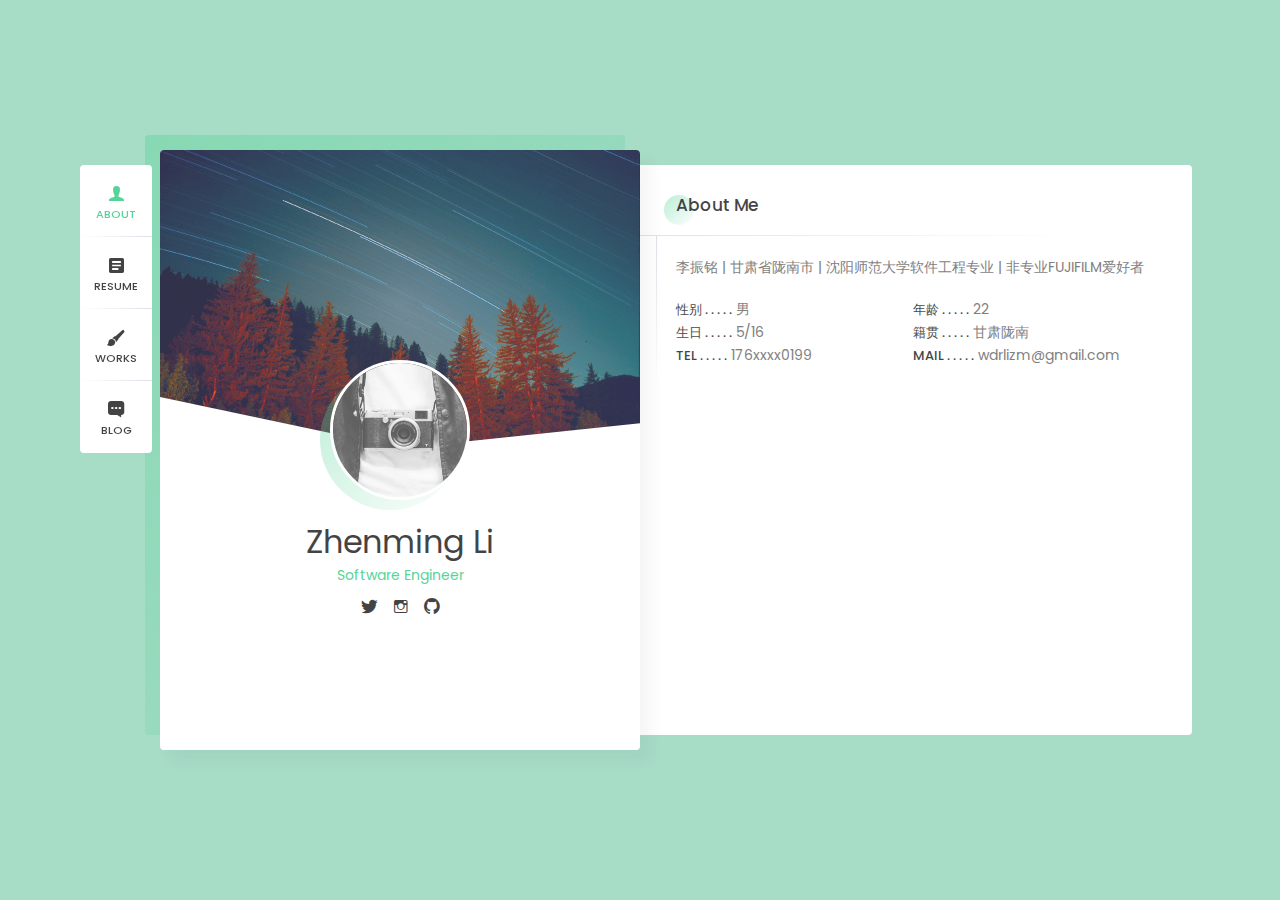
<file: index.html>
<!DOCTYPE html>
<html lang="en">
<head>
	
	<!--
		Basic
	-->
	<meta charset="UTF-8" />
	<meta http-equiv="X-UA-Compatible" content="IE=edge"> 
	<title>Zhenming Li</title>
	<meta name="viewport" content="width=device-width, initial-scale=1, maximum-scale=1" />
	<meta name="description" content="vCard & Resume Template" />
	<meta name="keywords" content="vcard, resposnive, resume, personal, card, cv, cards, portfolio" />
	<meta name="author" content="beshleyua" />
	
	<!--
		Load Fonts
	-->
	<link href="https://fonts.googleapis.com/css?family=Poppins:100,100i,200,200i,300,300i,400,400i,500,500i,600,600i,700,700i,800,800i,900,900i" rel="stylesheet">
	
	<!--
		Load CSS
	-->
	<link rel="stylesheet" href="css/basic.css" />
	<link rel="stylesheet" href="css/layout.css" />
	<link rel="stylesheet" href="css/blogs.css" />
	<link rel="stylesheet" href="css/ionicons.css" />
	<link rel="stylesheet" href="css/magnific-popup.css" />
	<link rel="stylesheet" href="css/animate.css" />
	
	<!--[if lt IE 9]>
	<script src="http://css3-mediaqueries-js.googlecode.com/svn/trunk/css3-mediaqueries.js"></script>
	<script src="http://html5shim.googlecode.com/svn/trunk/html5.js"></script>
	<![endif]-->
	
	<!--
		Favicons
	-->
	<link rel="shortcut icon" href="images/favicons/favicon.ico">
	
</head>

<body>
	<div class="page">
        
         
		
		<!-- preloader -->
		<div class="preloader">
			<div class="centrize full-width">
				<div class="vertical-center">
					<div class="spinner">
						<div class="double-bounce1"></div>
						<div class="double-bounce2"></div>
					</div>
				</div>
			</div>
		</div>

		<!-- background -->
		<div class="background"></div>

		<!--
			Container
		-->
		<div class="container opened" data-animation-in="fadeInLeft" data-animation-out="fadeOutLeft">

			<!--
				Header
			-->
			<header class="header">

				<!-- menu -->
				<div class="top-menu">
					<ul>
						<li class="active">
							<a href="#about-card">
								<span class="icon ion-person"></span>
								<span class="link">About</span>
							</a>
						</li>
						<li>
							<a href="#resume-card">
								<span class="icon ion-android-list"></span>
								<span class="link">Resume</span>
							</a>
						</li>
						<li>
							<a href="#works-card">
								<span class="icon ion-paintbrush"></span>
								<span class="link">Works</span>
							</a>
						</li>
						<li>
							<a href="#blog-card">
								<span class="icon ion-chatbox-working"></span>
								<span class="link">Blog</span>
							</a>
						</li>
					</ul>
				</div>

			</header>

			<!--
				Card - Started
			-->
			<div class="card-started" id="home-card">

				<!--
					Profile
				-->
				<div class="profile">

					<!-- profile image -->
					<div class="slide" style="background-image: url(images/bg.jpg);"></div>

					<!-- profile photo -->
					<div class="image">
						<img src="images/profile.png" alt="" />
					</div>

					<!-- profile titles -->
					<div class="title">Zhenming Li</div>
					<div class="subtitle">Software Engineer</div>

					<!-- profile socials -->
					<div class="social">
						<a target="_blank" href="https://twitter.com/Wdrlzm"><span class="ion ion-social-twitter"></span></a>
						<a target="_blank" href="https://www.instagram.com/tech.lee"><span class="ion ion-social-instagram-outline"></span></a>
						<a target="_blank" href="https://github.com/wdrlzm"><span class="ion ion-social-github"></span></a>
					</div>
					
				</div>

			</div>

			<!-- 
				Card - About
			-->
			<div class="card-inner animated active" id="about-card">
				<div class="card-wrap">
					<!-- 
						About 
					-->
					<div class="content about">

						<!-- title -->
						<div class="title">About Me</div>

						<!-- content -->
						<div class="row">
							<div class="col col-d-12 col-t-12 col-m-12 border-line-v">
								<div class="text-box">
									<p>
										李振铭 | 甘肃省陇南市 | 沈阳师范大学软件工程专业 | 非专业FUJIFILM爱好者
									</p>
								</div>
								<div class="info-list">
									<ul>
										<li><strong>性别 . . . . .</strong> 男</li>
										<li><strong>年龄 . . . . .</strong> 22</li>
										<li><strong>生日 . . . . .</strong> 5/16</li>
										<li><strong>籍贯 . . . . .</strong> 甘肃陇南</li>
										<li><strong>Tel . . . . .</strong> 176xxxx0199</li>
										<li><strong>Mail . . . . .</strong> wdrlizm@gmail.com</li>
									</ul>
								</div>
							</div>
							<div class="clear"></div>
						</div>

					</div>
				</div>
			</div>

			<!--
				Card - Resume
			-->
			<div class="card-inner" id="resume-card">
				<div class="card-wrap">

					<!--
						Resume
					-->
					<div class="content resume">

						<!-- title -->
						<div class="title">Resume</div>

						<!-- content -->
						<div class="row">

							<!-- education -->
							<div class="col col-d-6 col-t-6 col-m-12 border-line-v">
								<div class="resume-title border-line-h">
									<div class="icon"><i class="ion ion-university"></i></div>
									<div class="name">Education</div>
								</div>
								<div class="resume-items">
									<div class="resume-item border-line-h">
										<div class="date">2015 - 2019</div>
										<div class="name">沈阳师范大学</div>
										<div class="company">沈阳市</div>
										<p>
											软件工程专业
										</p>
									</div>
									<div class="resume-item">
										<div class="date">2011 - 2015</div>
										<div class="name">陇南市第一中学</div>
										<div class="company">陇南市</div>
										<p>
											普通高中
										</p>
									</div>
								</div>
							</div>
							<!-- skill item -->
							<div class="col col-d-6 col-t-6 col-m-12 border-line-v">
								<div class="skills-list">
									<div class="skill-title border-line-h">
										<div class="icon"><i class="ion ion-code"></i></div>
										<div class="name">Coding</div>
									</div>
									<ul>
										<li class="border-line-h"> 
											<div class="name">WordPress</div>
											<div class="progress">
												<div class="percentage" style="width:85%;"></div>
											</div>
										</li>
										<li class="border-line-h"> 
											<div class="name">PHP / MYSQL</div>
											<div class="progress">
												<div class="percentage" style="width:65%;"></div>
											</div>
										</li>
										<li class="border-line-h"> 
											<div class="name">C / C++</div>
											<div class="progress">
												<div class="percentage" style="width:75%;"></div>
											</div>
										</li>
										<li>
											<div class="name">HTML / CSS</div>
											<div class="progress">
												<div class="percentage" style="width:90%;"></div>
											</div>
										</li>
									</ul>
								</div>
							</div>
							<div class="clear"></div>
						</div>

					</div>

				</div>
			</div>

			<!--
				Card - Works
			-->
			<div class="card-inner" id="works-card">
				<div class="card-wrap">
					<!--
						Works
					-->
					<div class="content works">
						<!-- title -->
						<div class="title">Recent Works</div>

						<!-- filters -->
						<div class="filter-menu filter-button-group">
							<div class="f_btn active">
								<label><input type="radio" name="fl_radio" value="grid-item" />Photos</label>
							</div>
						</div>
						<!-- content -->
						<div class="row grid-items border-line-v">
							<!-- work item photo -->
							<div class="col col-d-6 col-t-6 col-m-12 grid-item photo border-line-h">
								<div class="box-item">
									<div class="image">
										<a href="images/works/work1.jpg" class="has-popup-image">
											<img src="images/works/work1.jpg" alt="" />
											<span class="info">
												<span class="ion ion-image"></span>
											</span>
										</a>
									</div>
									<div class="desc">
										<a href="images/works/work1.jpg" class="name has-popup-image">重庆夜景</a>
										<div class="category">重庆</div>
									</div>
								</div>
							</div>

							<!-- work item photo -->
							<div class="col col-d-6 col-t-6 col-m-12 grid-item photo border-line-h">
								<div class="box-item">
									<div class="image">
										<a href="images/works/work2.jpg" class="has-popup-image">
											<img src="images/works/work2.jpg" alt="" />
											<span class="info">
												<span class="ion ion-image"></span>
											</span>
										</a>
									</div>
									<div class="desc">
										<a href="images/works/work2.jpg" class="name has-popup-image">鼓浪屿</a>
										<div class="category">厦门</div>
									</div>
								</div>
							</div>

							<!-- work item photo -->
							<div class="col col-d-6 col-t-6 col-m-12 grid-item photo border-line-h">
								<div class="box-item">
									<div class="image">
										<a href="images/works/work3.jpg" class="has-popup-image">
											<img src="images/works/work3.jpg" alt="" />
											<span class="info">
												<span class="ion ion-image"></span>
											</span>
										</a>
									</div>
									<div class="desc">
										<a href="images/works/work3.jpg" class="name has-popup-image">茶卡盐湖</a>
										<div class="category">青海</div>
									</div>
								</div>
							</div>

							<!-- work item photo -->
							<div class="col col-d-6 col-t-6 col-m-12 grid-item photo border-line-h">
								<div class="box-item">
									<div class="image">
										<a href="images/works/work4.jpg" class="has-popup-image">
											<img src="images/works/work4.jpg" alt="" />
											<span class="info">
												<span class="ion ion-image"></span>
											</span>
										</a>
									</div>
									<div class="desc">
										<a href="images/works/work4.jpg" class="name has-popup-image">百里油菜花</a>
										<div class="category">门源</div>
									</div>
								</div>
							</div>

							<!-- work item photo -->
							<div class="col col-d-6 col-t-6 col-m-12 grid-item photo border-line-h">
								<div class="box-item">
									<div class="image">
										<a href="images/works/work5.jpg" class="has-popup-image">
											<img src="images/works/work5.jpg" alt="" />
											<span class="info">
												<span class="ion ion-image"></span>
											</span>
										</a>
									</div>
									<div class="desc">
										<a href="images/works/work5.jpg" class="name has-popup-image">雨后丹霞</a>
										<div class="category">张掖</div>
									</div>
								</div>
							</div>

								<!-- work item photo -->
							<div class="col col-d-6 col-t-6 col-m-12 grid-item photo border-line-h">
								<div class="box-item">
									<div class="image">
										<a href="images/works/work6.jpg" class="has-popup-image">
											<img src="images/works/work6.jpg" alt="" />
											<span class="info">
												<span class="ion ion-image"></span>
											</span>
										</a>
									</div>
									<div class="desc">
										<a href="images/works/work6.jpg" class="name has-popup-image">颐和园</a>
										<div class="category">北京</div>
									</div>
								</div>
							</div>

								<!-- work item photo -->
							<div class="col col-d-6 col-t-6 col-m-12 grid-item photo border-line-h">
								<div class="box-item">
									<div class="image">
										<a href="images/works/work7.jpg" class="has-popup-image">
											<img src="images/works/work7.jpg" alt="" />
											<span class="info">
												<span class="ion ion-image"></span>
											</span>
										</a>
									</div>
									<div class="desc">
										<a href="images/works/work7.jpg" class="name has-popup-image">水上雅丹</a>
										<div class="category">青海</div>
									</div>
								</div>
							</div>

								<!-- work item photo -->
							<div class="col col-d-6 col-t-6 col-m-12 grid-item photo border-line-h">
								<div class="box-item">
									<div class="image">
										<a href="images/works/work8.jpg" class="has-popup-image">
											<img src="images/works/work8.jpg" alt="" />
											<span class="info">
												<span class="ion ion-image"></span>
											</span>
										</a>
									</div>
									<div class="desc">
										<a href="images/works/work8.jpg" class="name has-popup-image">翡翠盐湖</a>
										<div class="category">青海</div>
									</div>
								</div>
							</div>

								<!-- work item photo -->
							<div class="col col-d-6 col-t-6 col-m-12 grid-item photo border-line-h">
								<div class="box-item">
									<div class="image">
										<a href="images/works/work9.jpg" class="has-popup-image">
											<img src="images/works/work9.jpg" alt="" />
											<span class="info">
												<span class="ion ion-image"></span>
											</span>
										</a>
									</div>
									<div class="desc">
										<a href="images/works/work9.jpg" class="name has-popup-image">杜甫草堂</a>
										<div class="category">成都</div>
									</div>
								</div>
							</div>

							<!-- work item photo -->
							<div class="col col-d-6 col-t-6 col-m-12 grid-item photo border-line-h">
								<div class="box-item">
									<div class="image">
										<a href="images/works/work10.jpg" class="has-popup-image">
											<img src="images/works/work10.jpg" alt="" />
											<span class="info">
												<span class="ion ion-image"></span>
											</span>
										</a>
									</div>
									<div class="desc">
										<a href="images/works/work10.jpg" class="name has-popup-image">国际商学院</a>
										<div class="category">沈阳师范大学</div>
									</div>
								</div>
							</div>

							<div class="clear"></div>
						</div>

					</div>

				</div>
			</div>

			<!--
				Card - Blog
			-->
			<div class="card-inner blog" id="blog-card">
				<div class="card-wrap">
					<!--
						Blog
					-->
					<div class="content blog">
						<!-- title -->
						<div class="title">Latest Posts</div>
						<!-- content -->
						<div class="row border-line-v">
								<!-- blog item -->
							<div class="col col-d-12 col-t-12 col-m-12 border-line-h">
								<div class="box-item">
									<div class="image">
										<a href="blog-post1.html">
											<img src="images/blog/b1.jpg" alt="" />
											<span class="info">
												<span class="ion ion-document-text"></span>
											</span>
											<span class="date"><strong>5</strong>May</span>
										</a>
									</div>
									<div class="desc">
										<a href="blog-post.html" class="name">任务管理软件 | Best of</a>
										<div class="category">iOS实用App</div>
									</div>
								</div>
							</div>
							<!-- blog item -->
							<div class="col col-d-12 col-t-12 col-m-12 border-line-h">
								<div class="box-item">
									<div class="image">
										<a href="blog-post2.html">
											<img src="images/blog/b2.jpg" alt="" />
											<span class="info">
												<span class="ion ion-document-text"></span>
											</span>
											<span class="date"><strong>29</strong>Apr</span>
										</a>
									</div>
									<div class="desc">
										<a href="blog-post.html" class="name">iOS文字编辑器 | Best of</a>
										<div class="category">iOS实用App</div>
									</div>
								</div>
							</div>
							
							<div class="clear"></div>
						</div>

					</div>

				</div>
			</div>

		</div>
	</div>
	
	<!--
		jQuery Scripts
	-->
	<script src="js/jquery.min.js"></script>
	<script src="js/jquery.validate.js"></script>
	<script src="js/jquery.magnific-popup.js"></script>
	<script src="js/imagesloaded.pkgd.js"></script>
	<script src="js/masonry.pkgd.js"></script>
	<script src="js/masonry-filter.js"></script>
	<script src="js/jquery.slimscroll.js"></script>
	
	<!--
		Main Scripts
	-->
	<script src="js/scripts.js"></script>
	
</body>
</html>
</file>
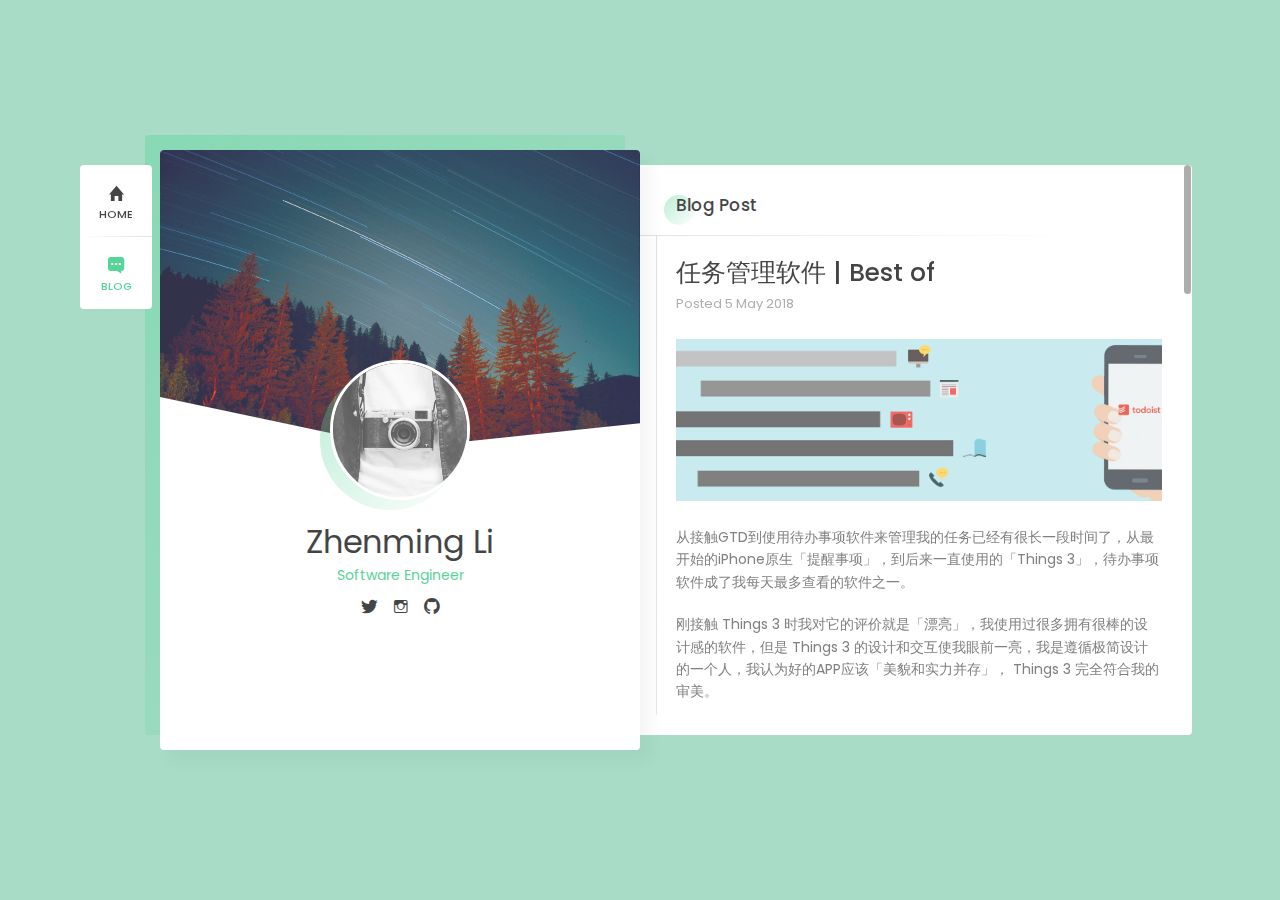
<file: blog-post1.html>
<!DOCTYPE html>
<html lang="en">
<head>
	
	<!--
		Basic
	-->
	<meta charset="UTF-8" />
	<meta http-equiv="X-UA-Compatible" content="IE=edge"> 
	<title>Zhenming Li</title>
	<meta name="viewport" content="width=device-width, initial-scale=1, maximum-scale=1" />
	<meta name="description" content="vCard & Resume Template" />
	<meta name="keywords" content="vcard, resposnive, resume, personal, card, cv, cards, portfolio" />
	<meta name="author" content="beshleyua" />
	
	<!--
		Load Fonts
	-->
	<link href="https://fonts.googleapis.com/css?family=Poppins:100,100i,200,200i,300,300i,400,400i,500,500i,600,600i,700,700i,800,800i,900,900i" rel="stylesheet">
	
	<!--
		Load CSS
	-->
	<link rel="stylesheet" href="css/basic.css" />
	<link rel="stylesheet" href="css/layout.css" />
	<link rel="stylesheet" href="css/blogs.css" />
	<link rel="stylesheet" href="css/ionicons.css" />
	<link rel="stylesheet" href="css/magnific-popup.css" />
	<link rel="stylesheet" href="css/animate.css" />
	
	<!--[if lt IE 9]>
	<script src="http://css3-mediaqueries-js.googlecode.com/svn/trunk/css3-mediaqueries.js"></script>
	<script src="http://html5shim.googlecode.com/svn/trunk/html5.js"></script>
	<![endif]-->
	
	<!--
		Favicons
	-->
	<link rel="shortcut icon" href="images/favicons/favicon.ico">
	
</head>

<body>	
	<div class="page">
        
         
		
		<!-- preloader -->
		<div class="preloader">
			<div class="centrize full-width">
				<div class="vertical-center">
					<div class="spinner">
						<div class="double-bounce1"></div>
						<div class="double-bounce2"></div>
					</div>
				</div>
			</div>
		</div>

		<!-- background -->
		<div class="background"></div>

		<!--
			Container
		-->
		<div class="container opened" data-animation-in="fadeInLeft" data-animation-out="fadeOutLeft">

			<!--
				Header
			-->
			<header class="header">

				<!-- menu -->
				<div class="top-menu">
					<ul>
						<li>
							<a href="index.html">
								<span class="icon ion-home"></span>
								<span class="link">Home</span>
							</a>
						</li>
						<li class="active">
							<a href="blog-post.html">
								<span class="icon ion-chatbox-working"></span>
								<span class="link">Blog</span>
							</a>
						</li>
					</ul>
				</div>

			</header>

			<!--
				Card - Started
			-->
			<div class="card-started">

				<!--
					Profile
				-->
				<div class="profile">

					<!-- profile image -->
					<div class="slide" style="background-image: url(images/bg.jpg);"></div>

					<!-- profile photo -->
					<div class="image">
						<img src="images/profile.png" alt="" />
					</div>

					<!-- profile titles -->
					<div class="title">Zhenming Li</div>
					<div class="subtitle">Software Engineer</div>

					<!-- profile socials -->
					<div class="social">
						<a target="_blank" href="https://twitter.com/Wdrlzm"><span class="ion ion-social-twitter"></span></a>
						<a target="_blank" href="https://www.instagram.com/tech.lee"><span class="ion ion-social-instagram-outline"></span></a>
						<a target="_blank" href="https://github.com/wdrlzm"><span class="ion ion-social-github"></span></a>
					</div>
					

				</div>

			</div>

			<!--
				Card - Blog
			-->
			<div class="card-inner blog blog-post animated" id="blog-card">
				<div class="card-wrap">

					<!--
						Blog Single
					-->
					<div class="content blog-single">

						<!-- title -->
						<div class="title">Blog Post</div>

						<!-- content -->
						<div class="row border-line-v">
							<div class="col col-m-12 col-t-12 col-d-12">
								<div class="post-box">
									
									<!-- blog detail -->
									<h1>任务管理软件 | Best of</h1>						
									<div class="blog-detail">Posted 5 May 2018</div>
									
									<!-- blog image -->
									<div class="blog-image">
										<img src="images/blog/b1.jpg" alt="" />
									</div>  
									
									<!-- blog content -->
									<div class="blog-content">
										<p>
											从接触GTD到使用待办事项软件来管理我的任务已经有很长一段时间了，从最开始的iPhone原生「提醒事项」，到后来一直使用的「Things 3」，待办事项软件成了我每天最多查看的软件之一。
										</p>
										<p>
											刚接触 Things 3 时我对它的评价就是「漂亮」，我使用过很多拥有很棒的设计感的软件，但是 Things 3 的设计和交互使我眼前一亮，我是遵循极简设计的一个人，我认为好的APP应该「美貌和实力并存」， Things 3 完全符合我的审美。
										</p>
										<p>
											虽然在之后的版本更新里面 Things 3 增加了「URL Scheme」的支持，使得它打破了APP之间的壁垒，让跟多APP与之有联动的可能性，但是<b>自然语言输入</b>和<b>全平台支持</b>的缺失，让我不得不去考虑寻找它的替代品。最终我选择了「Todoist」。
										</p>
										<p>
											<h2>为什么换到Todoist</h2>
										</p>
										<p>
											<h3>自然语言输入</h3>
										</p>
										<p>
											在使用 Fantastical 之前，我并不了解自然语言输入，所以输入待办事项和日历事项只能一直滚动选择栏来选择日期、Tags 等等，当我了解 Fantastical 的<b>自然语言输入</b>之后，我会觉得以前的输入过程简直是效率软件最不效率的时候。
										</p>
										<p>
											当我要输入「3月10日下午5点去超市买东西」在 Fantastical 中我只需要写「超市买东西 3/10 at 17.00」，系统会自动识别「3/10 at 17.00」并将时间和日期自动填写到日历中，而日历的标题则是「去超市买东西」。这种自然语言输入在极大程度上减少了输入事项的时间，让记录事项成为一件很自然的事情，而不是去滑动菜单栏来选择日期。
										</p>
										<p>
											因为有了 Fantastical 的体验，导致我在 Things 上输入任务的时候会不由自主的去直接输入日期和时间。在一段寻找之后我发现 Todoist 是支持自然语言输入的，所以我尝试着用了一段时间，觉得他在自然语言的支持上做得很不错：
										</p>
										<p>
											<b>·</b> 对中文的支持，可以更快速的添加任务。
										</p>
										<p>
											<b>·</b> 可以通过「#」「@」来快速定位选择项目和Tags，也可以输入「P1-4」来选择任务优先级。
										</p>
										<p>
											<h3>全平台的同步</h3>
										</p>
										<p>
											考虑到这一点最主要的是因为我同时使用PC和iOS两种平台，因为很多iOS待办事项软件都会提供Mac版本却没有PC版本，能提供全平台同步的软件很少，而 Todoist 对平台的支持很全面，不仅仅支持PC和Mac的桌面版，还提供Web版和主流浏览器插件，这使得我在使用PC时也能查看和管理我的待办任务。
										</p>
										<p>
											<h2>Todoist和Things对比</h2>
										</p>
										<p>
											相比于 Todoist ，对初学者而言界面简单交互出色的 Things 更易于上手， Things 在我看来属于原生提醒事项的进阶版本，我可以很容易的查看今天的日历事项和待办事项，并且建立责任区域和项目。
										</p>
										<p>
											但是在学习GTD的概念之后我会将我的任务添加标签和优先级，每天的任务根据轻重缓急的优先级来完成，当我的项目和标签慢慢变多的时候 Things 对任务的管理就显得有些吃力。 Todoist 拥有的过滤器功能可以让用户自定义的创建过滤条件，比如「明天优先级为P4的任务」我就会很快查看同时具有「明天」和「P4」这两个条件的任务，这样就能最有效率的筛选出自己需要的任务列表。
										</p>
										<p>
											<h2>Todoist对我来说不足的地方</h2>
										</p>
										<p>
											在我更换 Todoist 使用了一段时间后，我发现 Todoist 也有很多我不满足的地方。
										</p>
										<p>
											<h3>与iCloud日历单向同步</h3>
										</p>
										<p>
											在 To-Do 软件里面查看日历事项是在使用 Things 的时候养成的习惯，把日历和待办事项都罗列到「今日」列表里面，一目了然。但是Todoist只支持将任务倒入 iCloud日历，但是不支持将 iCloud 日历反向同步到 Todoist ，这就会让我的体验出现一个断层，使我不得不每天查看 Todoist 和 Fantastical 两个应用。
										</p>
										<p>
											最近看到 Todoist 和 Google日历开启了双向同步，希望这个功能尽快在 iCloud日历上实现。
										</p>
										<p>
											<h3>3D Touch快速添加任务</h3>
										</p>
										<p>
											在 Todoist 里，用 3D Touch 快速添加任务，并不会跳转到自然语言输入的界面，而是普通日历的输入界面，要使用自然语言输入还得进入应用来添加，这一点体验很不友好，我在 Twitter 上看见很多人也在吐槽这个设计，希望之后版本会修复这个问题。
										</p>
										<p>
											<h2>待办事项和日历事项</h2>
										</p>
										<p>
											起初我在接触「待办事项」和「日历事项」的时候，总是会把两者混为一谈，拿到一个任务后，不清楚自己应该将任务添加到哪个里面，之后开始查资料、听播客、看文章，让我对它们俩有了浅层的认识。
										</p>
										<p>
											在我看来日历事项最重要的属性是<b>时间段</b>，它表示了未来将要发生且会持续一段时间的事情，拥有<b>开始和结束</b>时间。它将每天24小时严格分割成块，而任务则会填充这些时间块，将每天安排的井井有条。
										</p>
										<p>
											而待办事项则是你今天将要完成的任务，这些任务不规定你完成的时间，只需要让<b>今日事今日毕</b>即可。标签和优先级则对任务进行细分和规划。所以当我们想到一件事，不要犹豫添加到待办事项，然后完成它。
										</p>
									</div>

								</div>
							</div>
						</div>

					</div>

				</div>
			</div>

		</div>
	</div>
	
	<!--
		jQuery Scripts
	-->
	<script src="js/jquery.min.js"></script>
	<script src="js/jquery.validate.js"></script>
	<script src="js/jquery.magnific-popup.js"></script>
	<script src="js/imagesloaded.pkgd.js"></script>
	<script src="js/masonry.pkgd.js"></script>
	<script src="js/masonry-filter.js"></script>
	<script src="js/jquery.slimscroll.js"></script>
	
	<!--
		Google map api
	-->
	<script src="http://ditu.google.cn/maps/api/js?sensor=false"></script>
	
	<!--
		Main Scripts
	-->
	<script src="js/scripts.js"></script>
	
</body>
</html>
</file>
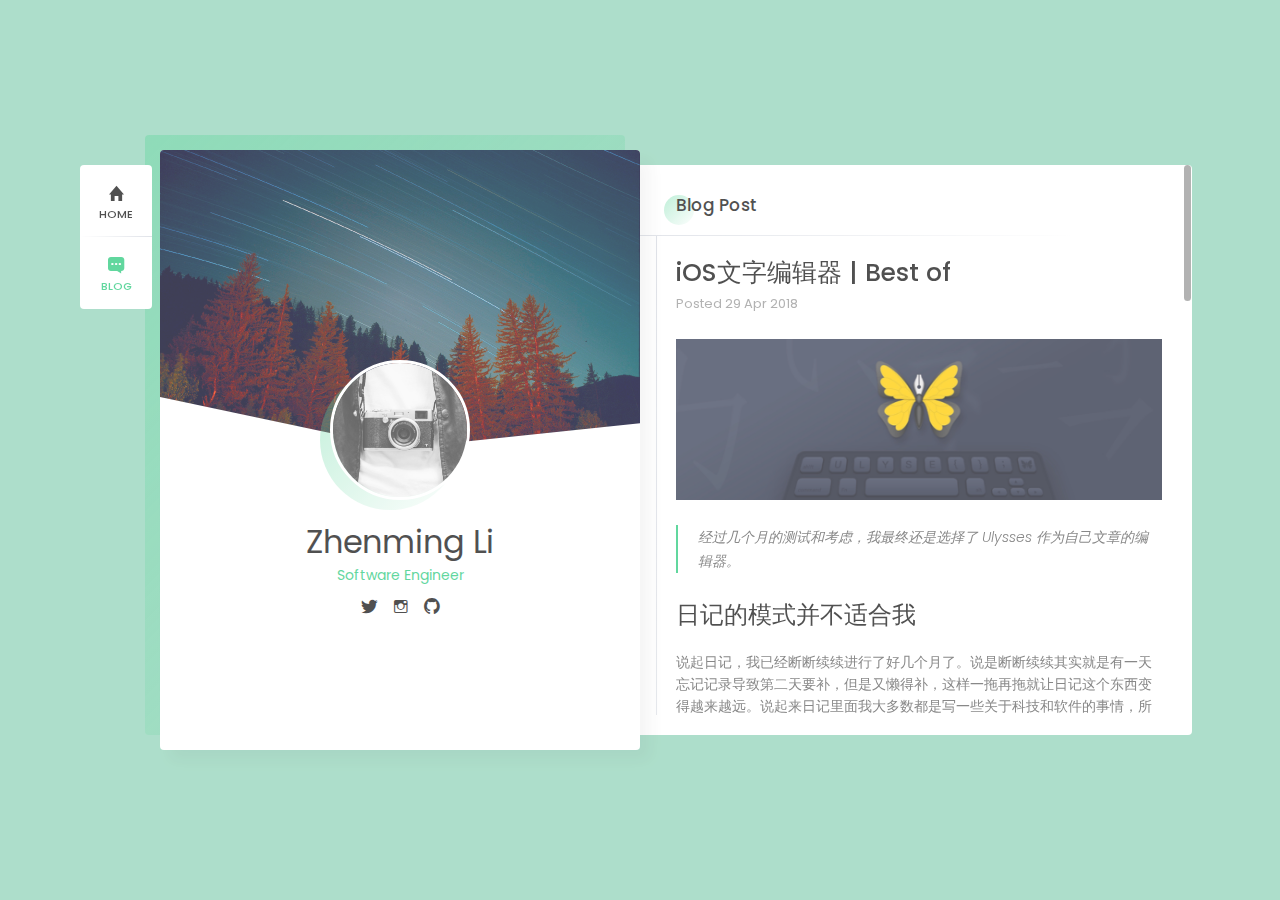
<file: blog-post2.html>
﻿<!DOCTYPE html>
<html lang="en">
<head>
	
	<!--
		Basic
	-->
	<meta charset="UTF-8" />
	<meta http-equiv="X-UA-Compatible" content="IE=edge"> 
	<title>Zhenming Li</title>
	<meta name="viewport" content="width=device-width, initial-scale=1, maximum-scale=1" />
	<meta name="description" content="vCard & Resume Template" />
	<meta name="keywords" content="vcard, resposnive, resume, personal, card, cv, cards, portfolio" />
	<meta name="author" content="beshleyua" />
	
	<!--
		Load Fonts
	-->
	<link href="https://fonts.googleapis.com/css?family=Poppins:100,100i,200,200i,300,300i,400,400i,500,500i,600,600i,700,700i,800,800i,900,900i" rel="stylesheet">
	
	<!--
		Load CSS
	-->
	<link rel="stylesheet" href="css/basic.css" />
	<link rel="stylesheet" href="css/layout.css" />
	<link rel="stylesheet" href="css/blogs.css" />
	<link rel="stylesheet" href="css/ionicons.css" />
	<link rel="stylesheet" href="css/magnific-popup.css" />
	<link rel="stylesheet" href="css/animate.css" />
	
	<!--[if lt IE 9]>
	<script src="http://css3-mediaqueries-js.googlecode.com/svn/trunk/css3-mediaqueries.js"></script>
	<script src="http://html5shim.googlecode.com/svn/trunk/html5.js"></script>
	<![endif]-->
	
	<!--
		Favicons
	-->
	<link rel="shortcut icon" href="images/favicons/favicon.ico">
	
</head>

<body>	
	<div class="page">
        
         
		
		<!-- preloader -->
		<div class="preloader">
			<div class="centrize full-width">
				<div class="vertical-center">
					<div class="spinner">
						<div class="double-bounce1"></div>
						<div class="double-bounce2"></div>
					</div>
				</div>
			</div>
		</div>

		<!-- background -->
		<div class="background"></div>

		<!--
			Container
		-->
		<div class="container opened" data-animation-in="fadeInLeft" data-animation-out="fadeOutLeft">

			<!--
				Header
			-->
			<header class="header">

				<!-- menu -->
				<div class="top-menu">
					<ul>
						<li>
							<a href="index.html">
								<span class="icon ion-home"></span>
								<span class="link">Home</span>
							</a>
						</li>
						<li class="active">
							<a href="blog-post.html">
								<span class="icon ion-chatbox-working"></span>
								<span class="link">Blog</span>
							</a>
						</li>
					</ul>
				</div>

			</header>

			<!--
				Card - Started
			-->
			<div class="card-started">

				<!--
					Profile
				-->
				<div class="profile">

					<!-- profile image -->
					<div class="slide" style="background-image: url(images/bg.jpg);"></div>

					<!-- profile photo -->
					<div class="image">
						<img src="images/profile.png" alt="" />
					</div>

					<!-- profile titles -->
					<div class="title">Zhenming Li</div>
					<div class="subtitle">Software Engineer</div>

					<!-- profile socials -->
					<div class="social">
						<a target="_blank" href="https://twitter.com/Wdrlzm"><span class="ion ion-social-twitter"></span></a>
						<a target="_blank" href="https://www.instagram.com/tech.lee"><span class="ion ion-social-instagram-outline"></span></a>
						<a target="_blank" href="https://github.com/wdrlzm"><span class="ion ion-social-github"></span></a>
					</div>
					

				</div>

			</div>

			<!--
				Card - Blog
			-->
			<div class="card-inner blog blog-post animated" id="blog-card">
				<div class="card-wrap">

					<!--
						Blog Single
					-->
					<div class="content blog-single">

						<!-- title -->
						<div class="title">Blog Post</div>

						<!-- content -->
						<div class="row border-line-v">
							<div class="col col-m-12 col-t-12 col-d-12">
								<div class="post-box">
									
									<!-- blog detail -->
									<h1>iOS文字编辑器 | Best of</h1>						
									<div class="blog-detail">Posted 29 Apr 2018</div>
									
									<!-- blog image -->
									<div class="blog-image">
										<img src="images/blog/b2.jpg" alt="" />
									</div>  
									
									<!-- blog content -->
									<div class="blog-content">
										<blockquote>
											经过几个月的测试和考虑，我最终还是选择了 Ulysses 作为自己文章的编辑器。
										</blockquote>
										<p>
											<h2>日记的模式并不适合我</h2>
										</p>
										<p>
											说起日记，我已经断断续续进行了好几个月了。说是断断续续其实就是有一天忘记记录导致第二天要补，但是又懒得补，这样一拖再拖就让日记这个东西变得越来越远。说起来日记里面我大多数都是写一些关于科技和软件的事情，所以与其每天为了写日记而写日记，不如把自己的想法用文章的形式表现出来。
										</p>
										<p>
											<h2>Drafts&Bear</h2>
										</p>
										<p>
											当决定抛弃日记模式的时候我就在想还有哪个软件可以胜任我的这个需求。
										</p>
										<p>
											<h3>Drafts</h3>
										</p>
										<p>
											这是我最常用的文字输入软件，但是它并不适合文章的书写，即开即写的特性让他成为一个很好的<b>灵感收集器</b>，不管是文章中看到的一句话还是平时突然闪现的一个灵感，都可以用 Drafts 来记录。由于它的这个属性注定让它只是我的文字中转站。他有很多可以自定义的动作，利用「URL Scheme」我可以很轻易的把我的文字转发到「Evernote」或者「Bear」，亦或是在「Todoist」中添加待办事项，在「Fantastical」中添加未来日历。
										</p>
										<p>
											<h3>Bear</h3>
										</p>
										<p>
											作为去年一发布我就特别喜欢的笔记类软件，初期凭借着高颜值替换掉了iOS原生的「Notes」，在使用的过程中对文字的处理，对 Markdown 语法的支持让我不需要因为文字排版而分心。今年我订阅了 Bear Pro ，这使得我可以在 iPhone 和 iPad 之间无缝输入和查看笔记文档。但是对于我而言，它并不是一个完美的文章编辑器，更适合笔记的记录，相当于iOS原生的 Notes。
										</p>
										<p>
											Bear 没有文件夹概念，是通过标签来进行分类，通过标签和搜索可以快速定位到你需要找到的文章。虽然很多 Power User 都在推荐标签来替代文件夹，但是对于我来说文件夹的概念已经根深蒂固，因为桌面端一直使用 Windows ，所以对于文件夹的应用要远好于标签。我曾经也尝试着去对我 Bear 上的文章进行标签化，但是之后却很少去使用标签，而是通过全部笔记来管理，所以 Bear 对于我来说只是笔记工具。
										</p>
										<p>
											<h2>iA Writer</h2>
										</p>
										<p>
											这个软件也是我观察很久的一个文字编辑软件，在最近的一次更新中加入了类似于 Ulysses 的文件管理概念，在我选择编辑器的时候对 iA Writer 进行了简单的使用。 iA Writer 的文件功能挺让我满意，但是编辑器对于中文输入的支持真的很差，这使得我放弃了使用它的念头。
										</p>
										<p>
											<h2>MWeb</h2>
										</p>
										<p>
											这可能是我最纠结的一个软件了。 Ulysses 订阅制之后这个软件确实呼声挺高，这是一款静态博客编辑器，对图床和博客有着很好的支持和连接，对于写完文章直接发表到博客的人来说这是一个很好的选择。但是因为功能齐全，相反在我看来并不能让我完全沉浸在写作当中，不可否认在颜值上也略逊一筹。所以我还是放弃了这个软件，但是这不排除我今后在维护博客的时候去使用。
										</p>
										<p>
											<h2>Ulysses</h2>
										</p>
										<p>
											想要使用这个款软件真的已经有很长的时间了，在买断制之前没有及时下手，导致去年末转换成订阅制之后一直使我犹豫。$39.99的价格确实有些贵，虽然有学生优惠但是之前并没有找到相应的需要使用的场景，所以订阅 Ulysses 的计划一直在搁置。
										</p>
										<p>
											在寻找好的文字编辑器的时候我第一时间想到了 Ulysse ，不可否认它一直是文字编辑软件里面的佼佼者，不管是颜值还是功能。在尝试了上面一众软件之后，我决定订阅 Ulysses 。因为有学生优惠所以6个月只需要$10.99，中午的时候将学生证上传上去，下午4点半的时候发来邮件显示通过验证，我查了查德国柏林的时间正好是上午的10点半，对于用户的需求反馈的还是挺及时的。
										</p>
										<p>
											如果用三个词来形容 Ulysses，那就是<b>沉浸、灵活和省心</b>。
										<p>
											<b>沉浸是 Ulysses 对写作体验的追求</b>。界面上去掉一切和写作无关的图标，功能上围绕着写作时的需求提供。最能体现 Ulysses 哲学的，当属它对图片的处理。在 Word 中插入一张图片必须小心翼翼，否则会打乱文章的排版。而在 Ulysses 中图片用缩略图显示，甚至特意转变成黑白的，这都是为了不让你写作时的注意力被图片吸引过去。
										</p>
										<p>
											<b>灵活则是因为它丰富的应用场景</b>。Ulysses 不会像 Word 一样，随便写点什么就要单独保存一份文稿。打开收件箱，无论是一条微博的草稿，还是课堂随手笔记，又或者工作报告的开头，放进去都不会显得繁琐。可以说你生活中只要用到文字的地方，都可以在 Ulysses 中去写，不用担心要管理文档等杂务。
										</p>
										<p>
											<b>省心是因为对它软件质量的信赖</b>。除了写作你不需要考虑别的事情。文稿备份、同步全在后台自动完成，导出时有丰富的第三方样式选择。
										</p>
										<p>
											这篇文章就是我在 Ulysses 写的第一篇文章，也是简单的谈了谈我对文字编辑器的选择，之后我还会专门写一次 Ulysses ，以一个新人的角度谈谈对它转为订阅制之后的一些看法和想法。
										</p>
									</div>

								</div>
							</div>
						</div>

					</div>

				</div>
			</div>

		</div>
	</div>
	
	<!--
		jQuery Scripts
	-->
	<script src="js/jquery.min.js"></script>
	<script src="js/jquery.validate.js"></script>
	<script src="js/jquery.magnific-popup.js"></script>
	<script src="js/imagesloaded.pkgd.js"></script>
	<script src="js/masonry.pkgd.js"></script>
	<script src="js/masonry-filter.js"></script>
	<script src="js/jquery.slimscroll.js"></script>
	
	<!--
		Google map api
	-->
	<script src="http://ditu.google.cn/maps/api/js?sensor=false"></script>
	
	<!--
		Main Scripts
	-->
	<script src="js/scripts.js"></script>
	
</body>
</html>
</file>
<file: css/basic.css>
/*
*	 Author: beshleyua
*	 Author URL: http://themeforest.net/user/beshleyua
*/

/* TABLE OF CONTENTS
	1. Base
	2. Container
	3. Columns
	4. Preloader
	5. Typography
	6. Forms
	7. Alignments
	8. Animations
*/

/*
	1. Basic
*/

html {
	margin-right: 0!important;
}

body {
	margin: 0;
	padding: 0;
	border: none;
	font-family: 'Poppins';
	font-size: 14px;
	color: #626262;
	background: #d8dbe2;
	letter-spacing: 0em;
	font-weight: 400;
	-webkit-font-smoothing: antialiased;
	-webkit-text-size-adjust: 100%;
}

.page {
	position: absolute;
	overflow: hidden;
	width: 100%;
	height: 100%;
}

@media (max-width: 1023px) {
	.page {
		overflow: visible;
	}

}

* {
	box-sizing: border-box;
	-webkit-box-sizing: border-box;
}

/*
	2. Container
*/
.container {
	margin: -300px 0 0 -240px;
	position: absolute;
	top: 50%;
	left: 50%;
	width: 480px;
	height: 600px;
	transform: translateX(0px);
	-webkit-transform: translateX(0px);
	-moz-transform: translateX(0px);
	-o-transform: translateX(0px);
	transition: all 0.4s ease 0s;
	-moz-transition: all 0.4s ease 0s;
	-webkit-transition: all 0.4s ease 0s;
	-o-transition: all 0.4s ease 0s;
}

.container.opened {
	transform: translateX(-240px);
	-webkit-transform: translateX(-240px);
	-moz-transform: translateX(-240px);
	-o-transform: translateX(-240px);
}

@media (max-width: 1072px) {
	.container {
		margin: -300px 0 0 -220px;
		width: 440px;
	}

	.container.opened {
		transform: translateX(-204px);
		-webkit-transform: translateX(-204px);
		-moz-transform: translateX(-204px);
		-o-transform: translateX(-204px);
	}

}

@media (max-width: 1023px) {
	.container {
		margin: 0 auto;
		position: relative;
		top: 83px;
		left: 0;
		width: auto;
		max-width: 540px;
		height: auto;
		transform: none;
		-webkit-transform: none;
		-moz-transform: none;
		-o-transform: none;
	}

	.container.opened {
		transform: none;
		-webkit-transform: none;
		-moz-transform: none;
		-o-transform: none;
	}

}

@media (max-width: 560px) {
	.container {
		margin: 0 5px;
		top: 78px;
		width: auto;
		max-width: 100%;
	}

}

.background {
	position: fixed;
	top: -10%;
	left: -10%;
	width: 120%;
	height: 120%;
	background-position: center center;
	background-repeat: no-repeat;
	background-size: cover;
	background-color: rgba(46, 202, 127, 0.4);
}

/*
	3. Columns
*/
.row {
	margin: 0 -20px;
	position: relative;
	font-size: 0;
}

.row .col {
	padding: 20px;
	position: relative;
	display: inline-block;
	vertical-align: top;
	font-size: 14px;
}

.row .col .col {
	padding-top: 0;
	padding-bottom: 20px;
}

@media (min-width: 1024px) {
	.row .col.col-d-12 {
		width: 99.996%;
	}

	.row .col.col-d-11 {
		width: 91.663%;
	}

	.row .col.col-d-10 {
		width: 83.333%;
	}

	.row .col.col-d-9 {
		width: 74.997%;
	}

	.row .col.col-d-8 {
		width: 66.664%;
	}

	.row .col.col-d-7 {
		width: 58.331%;
	}

	.row .col.col-d-6 {
		width: 49.998%;
	}

	.row .col.col-d-5 {
		width: 41.665%;
	}

	.row .col.col-d-4 {
		width: 33.332%;
	}

	.row .col.col-d-3 {
		width: 24.999%;
	}

	.row .col.col-d-2 {
		width: 16.666%;
	}

	.row .col.col-d-1 {
		width: 8.333%;
	}

}

@media (max-width: 1023px) {
	.row .col.col-t-12 {
		width: 99.996%;
	}

	.row .col.col-t-11 {
		width: 91.663%;
	}

	.row .col.col-t-10 {
		width: 83.333%;
	}

	.row .col.col-t-9 {
		width: 74.997%;
	}

	.row .col.col-t-8 {
		width: 66.664%;
	}

	.row .col.col-t-7 {
		width: 58.331%;
	}

	.row .col.col-t-6 {
		width: 49.998%;
	}

	.row .col.col-t-5 {
		width: 41.665%;
	}

	.row .col.col-t-4 {
		width: 33.332%;
	}

	.row .col.col-t-3 {
		width: 24.999%;
	}

	.row .col.col-t-2 {
		width: 16.666%;
	}

	.row .col.col-t-1 {
		width: 8.333%;
	}

}

@media (max-width: 560px) {
	.row .col.col-m-12 {
		width: 99.996%;
	}

	.row .col.col-m-11 {
		width: 91.663%;
	}

	.row .col.col-m-10 {
		width: 83.333%;
	}

	.row .col.col-m-9 {
		width: 74.997%;
	}

	.row .col.col-m-8 {
		width: 66.664%;
	}

	.row .col.col-m-7 {
		width: 58.331%;
	}

	.row .col.col-m-6 {
		width: 49.998%;
	}

	.row .col.col-m-5 {
		width: 41.665%;
	}

	.row .col.col-m-4 {
		width: 33.332%;
	}

	.row .col.col-m-3 {
		width: 24.999%;
	}

	.row .col.col-m-2 {
		width: 16.666%;
	}

	.row .col.col-m-1 {
		width: 8.333%;
	}

}

.row:after {
	content: '';
	display: block;
	clear: both;
}

.border-line-v:before {
	content: '';
	position: absolute;
	left: 0;
	top: 0;
	width: 1px;
	height: 100%;
	background: -moz-radial-gradient(top, ellipse cover, rgba(197, 202, 213, 0.7) 0%, rgba(255, 255, 255, 0) 70%);
	background: -webkit-radial-gradient(top, ellipse cover, rgba(197, 202, 213, 0.7) 0%, rgba(255, 255, 255, 0) 70%);
	background: radial-gradient(ellipse at top, rgba(197, 202, 213, 0.7) 0%, rgba(255, 255, 255, 0) 70%);
}

.border-line-h:after {
	content: '';
	position: absolute;
	left: 0;
	bottom: 0;
	width: 100%;
	height: 1px;
	background: -moz-radial-gradient(left, ellipse cover, rgba(197, 202, 213, 0.7) 0%, rgba(255, 255, 255, 0) 70%);
	background: -webkit-radial-gradient(left, ellipse cover, rgba(197, 202, 213, 0.7) 0%, rgba(255, 255, 255, 0) 70%);
	background: radial-gradient(ellipse at left, rgba(197, 202, 213, 0.7) 0%, rgba(255, 255, 255, 0) 70%);
}

/*
	4. Preloader
*/
.preloader {
	position: fixed;
	top: 0;
	left: 0;
	width: 100%;
	height: 100%;
	text-align: center;
	background: #ffffff;
	z-index: 1000;
}

.preloader .spinner {
	position: relative;
	display: inline-block;
	width: 40px;
	height: 40px;
}

.preloader .spinner .double-bounce1,
.preloader .spinner .double-bounce2 {
	position: absolute;
	top: 0;
	left: 0;
	width: 100%;
	height: 100%;
	background: #2eca7f;
	opacity: 1;
	-webkit-animation: sk-bounce 2s infinite ease-in-out;
	animation: sk-bounce 2s infinite ease-in-out;
	border-radius: 50%;
	-moz-border-radius: 50%;
	-webkit-border-radius: 50%;
	-khtml-border-radius: 50%;
}

.preloader .spinner .double-bounce2 {
	-webkit-animation-delay: -1s;
	animation-delay: -1s;
	opacity: 0.1;
}

/*
	5. Typography
*/
h1,
h2,
h3,
h4,
h5,
h6 {
	margin: 0 0 5px 0;
	font-family: 'Poppins';
	font-size: 25px;
	color: #171717;
	line-height: 33px;
	font-weight: 500;
}

h2 {
	font-size: 24px;
}

h3 {
	font-size: 22px;
}

h4 {
	font-size: 20px;
}

h5 {
	font-size: 18px;
}

h6 {
	font-size: 16px;
}

p {
	font-size: 14px;
	line-height: 1.6;
	padding: 0;
	margin: 0 0 20px 0;
}

strong {
	font-weight: 500;
}

/* links, buttons */
.lnks {
	position: absolute;
	bottom: 0;
	left: 0;
	width: 100%;
	height: 70px;
	z-index: 10;
}

.lnks:before {
	content: '';
	position: absolute;
	left: 0;
	top: 0;
	width: 100%;
	height: 1px;
	background: -moz-radial-gradient(left, ellipse cover, rgba(197, 202, 213, 0.7) 0%, rgba(255, 255, 255, 0) 70%);
	background: -webkit-radial-gradient(left, ellipse cover, rgba(197, 202, 213, 0.7) 0%, rgba(255, 255, 255, 0) 70%);
	background: radial-gradient(ellipse at left, rgba(197, 202, 213, 0.7) 0%, rgba(255, 255, 255, 0) 70%);
}

.lnk,
.button {
	position: relative;
	float: left;
	width: 50%;
	height: 70px;
	line-height: 70px;
	font-size: 12px;
	color: #171717;
	font-weight: 500;
	text-align: center;
	text-decoration: none;
	text-transform: uppercase;
	border: none;
}

.lnk:before,
.button:before {
	content: '';
	position: absolute;
	right: 0;
	top: 0;
	width: 1px;
	height: 100%;
	background: -moz-radial-gradient(top, ellipse cover, rgba(197, 202, 213, 0.7) 0%, rgba(255, 255, 255, 0) 70%);
	background: -webkit-radial-gradient(top, ellipse cover, rgba(197, 202, 213, 0.7) 0%, rgba(255, 255, 255, 0) 70%);
	background: radial-gradient(ellipse at top, rgba(197, 202, 213, 0.7) 0%, rgba(255, 255, 255, 0) 70%);
}

.lnk .ion,
.button .ion,
.lnk .arrow,
.button .arrow {
	margin: 0 0 0 8px;
	position: relative;
	top: -2px;
	display: inline-block;
	vertical-align: middle;
	font-size: 18px;
	transition: all 0.3s ease 0s;
	-moz-transition: all 0.3s ease 0s;
	-webkit-transition: all 0.3s ease 0s;
	-o-transition: all 0.3s ease 0s;
}

.lnk .arrow,
.button .arrow {
	top: -1px;
	width: 14px;
	height: 2px;
}

.lnk .arrow:before,
.button .arrow:before,
.lnk .arrow:after,
.button .arrow:after {
	content: '';
	position: absolute;
	left: 0;
	top: 0;
	width: 100%;
	height: 100%;
	background: #171717;
	transition: all 0.3s ease 0s;
	-moz-transition: all 0.3s ease 0s;
	-webkit-transition: all 0.3s ease 0s;
	-o-transition: all 0.3s ease 0s;
}

.lnk .arrow:after,
.button .arrow:after {
	left: auto;
	top: auto;
	right: 0;
	bottom: 3px;
	width: 8px;
	height: 2px;
	transform: rotate(45deg);
	-webkit-transform: rotate(45deg);
	-moz-transform: rotate(45deg);
	-o-transform: rotate(45deg);
}

.lnk .text,
.button .text {
	transition: all 0.3s ease 0s;
	-moz-transition: all 0.3s ease 0s;
	-webkit-transition: all 0.3s ease 0s;
	-o-transition: all 0.3s ease 0s;
}

.lnk:last-child:before,
.button:last-child:before {
	display: none;
}

.lnk:hover,
.button:hover {
	color: #2eca7f;
}

.lnk:hover .ion,
.button:hover .ion {
	color: #2eca7f;
}

.lnk:hover .arrow:before,
.button:hover .arrow:before,
.lnk:hover .arrow:after,
.button:hover .arrow:after {
	background: #2eca7f;
}

.button {
	display: inline-block;
	float: none;
	width: auto;
}

a {
	color: #626262;
	text-decoration: none;
	opacity: 1;
	outline: none;
}

a:hover {
	text-decoration: none;
	color: #2eca7f;
}

/* lists */
ol,
ul {
	list-style: none;
	margin-top: 0px;
	margin-bottom: 0px;
	padding-left: 0px;
}

ul ul,
ul ol,
ol ol,
ol ul {
	margin-bottom: 0px;
}

li {
	margin-bottom: 0px;
}

/* code */
code {
	background: #d8dbe2;
	font-size: 16px;
	font-family: 'Poppins';
	margin: 20px 0;
	padding: 10px 20px;
}

/* tables */
table {
	width: 100%;
	margin: 30px 0;
	padding: 0;
	border-collapse: collapse;
}

th {
	font-weight: 500;
	border: none;
	border-bottom: 1px solid #d8dbe2;
	color: #171717;
	padding: 12px 15px;
	text-align: left;
}

td {
	border: none;
	border-bottom: 1px solid #d8dbe2;
	padding: 12px 15px;
	text-align: left;
	color: #626262;
}

/* blockquote */
blockquote {
	font-family: 'Poppins';
}

/*
	6. Forms
*/
input,
textarea,
button {
	margin: 0;
	padding: 0;
	display: block;
	font-family: 'Poppins';
	font-size: 13px;
	width: 100%;
	height: 60px;
	color: #171717;
	background: none;
	border: none;
	border-bottom: 1px solid #d8dbe2;
	-webkit-appearance: none;
	-moz-appearance: none;
	appearance: none;
	resize: none;
	outline: 0;
	transition: all 0.3s ease 0s;
	-moz-transition: all 0.3s ease 0s;
	-webkit-transition: all 0.3s ease 0s;
	-o-transition: all 0.3s ease 0s;
	border-radius: 0px;
	-moz-border-radius: 0px;
	-webkit-border-radius: 0px;
	-khtml-border-radius: 0px;
}

input:focus,
textarea:focus,
button:focus {
	color: #171717;
	border-bottom: 1px solid #2eca7f;
}

textarea {
	padding: 15px 0;
	height: 80px;
}

button {
	width: auto;
	display: inline-block;
	vertical-align: top;
	color: #171717;
	border-bottom: 1px solid #d8dbe2;
	text-align: left;
	cursor: pointer;
}

button:hover {
	border-bottom: 1px solid #2eca7f;
}

label,
legend {
	display: block;
	padding-bottom: 10px;
	font-family: 'Poppins';
	font-size: 14px;
}

fieldset {
	border-width: 0;
	padding: 0;
}

input[type="checkbox"],
input[type="radio"] {
	display: inline;
}

::-webkit-input-placeholder {
	color: #999999;
}

:-moz-placeholder {
	color: #999999;
}

::-moz-placeholder {
	color: #999999;
}

:-ms-input-placeholder {
	color: #999999;
}

input:focus::-webkit-input-placeholder,
textarea:focus::-webkit-input-placeholder {
	color: #171717;
}

input:focus:-moz-placeholder,
textarea:focus:-moz-placeholder {
	color: #171717;
}

input:focus::-moz-placeholder,
textarea:focus::-moz-placeholder {
	color: #171717;
}

input:focus:-ms-input-placeholder,
textarea:focus:-ms-input-placeholder {
	color: #171717;
}

input.error,
textarea.error {
	border-bottom: 1px solid #ff0000 !important;
}

label.error {
	display: none!important;
}

input.error::-moz-placeholder,
textarea.error::-moz-placeholder {
	color: #ff0000;
}

input.error:-moz-placeholder,
textarea.error:-moz-placeholder {
	color: #ff0000;
}

input.error:-ms-input-placeholder,
textarea.error:-ms-input-placeholder {
	color: #ff0000;
}

input.error::-webkit-input-placeholder,
textarea.error::-webkit-input-placeholder {
	color: #ff0000;
}

/*
	7. Alignments
*/
.align-center {
	text-align: center !important;
}

.align-right {
	text-align: right !important;
}

.align-left {
	text-align: left !important;
}

.pull-right {
	float: right !important;
}

.pull-left {
	float: left !important;
}

.pull-none {
	float: none !important;
}

/* width */
.full-width {
	max-width: 100% !important;
	width: 100% !important;
}

.full-max-width {
	max-width: 100% !important;
	width: auto !important;
}

/* vertical align */
.centrize {
	display: table !important;
	table-layout: fixed !important;
	height: 100% !important;
	position: relative !important;
}

.vertical-center {
	display: table-cell !important;
	vertical-align: middle !important;
}

.vertical-top {
	display: table-cell !important;
	vertical-align: top !important;
}

.vertical-bottom {
	display: table-cell !important;
	vertical-align: bottom !important;
}

/* text formating */
.text-uppercase {
	text-transform: uppercase !important;
}

.text-lowercase {
	text-transform: lowercase !important;
}

.text-capitalize {
	text-transform: capitalize !important;
}

.text-regular {
	font-weight: 400 !important;
}

.text-bold {
	font-weight: 700 !important;
}

.text-italic {
	font-style: italic !important;
}

/* clearing */
.clear {
	clear: both;
}

/*
	8. Animations
*/
/* flip cards */
.FlipIn {
	-webkit-backface-visibility: visible !important;
	backface-visibility: visible !important;
	-webkit-animation-duration: 0.7s !important;
	animation-duration: 0.7s !important;
	-webkit-animation-name: FlipIn;
	animation-name: FlipIn;
}

@-webkit-keyframes FlipIn {
	from {
		-webkit-transform: perspective(400px) rotate3d(0, 1, 0, 90deg);
		transform: perspective(400px) rotate3d(0, 1, 0, 90deg);
		-webkit-animation-timing-function: ease-in;
		animation-timing-function: ease-in;
		opacity: 0;
	}

	60% {
		-webkit-transform: perspective(400px) rotate3d(0, 1, 0, 0deg);
		transform: perspective(400px) rotate3d(0, 1, 0, 0deg);
		opacity: 1;
	}

	80% {
		-webkit-transform: perspective(400px) rotate3d(0, 1, 0, -5deg);
		transform: perspective(400px) rotate3d(0, 1, 0, -5deg);
	}

	to {
		-webkit-transform: perspective(400px);
		transform: perspective(400px);
	}

}

@keyframes FlipIn {
	from {
		-webkit-transform: perspective(400px) rotate3d(0, 1, 0, 90deg);
		transform: perspective(400px) rotate3d(0, 1, 0, 90deg);
		-webkit-animation-timing-function: ease-in;
		animation-timing-function: ease-in;
		opacity: 0;
	}

	60% {
		-webkit-transform: perspective(400px) rotate3d(0, 1, 0, 0deg);
		transform: perspective(400px) rotate3d(0, 1, 0, 0deg);
		opacity: 1;
	}

	80% {
		-webkit-transform: perspective(400px) rotate3d(0, 1, 0, -5deg);
		transform: perspective(400px) rotate3d(0, 1, 0, -5deg);
	}

	to {
		-webkit-transform: perspective(400px);
		transform: perspective(400px);
	}

}

.FlipOut {
	-webkit-animation-duration: 0.7s !important;
	animation-duration: 0.7s !important;
	-webkit-backface-visibility: visible !important;
	backface-visibility: visible !important;
	-webkit-animation-name: FlipOut;
	animation-name: FlipOut;
}

@-webkit-keyframes FlipOut {
	from {
		-webkit-transform: perspective(400px);
		transform: perspective(400px);
	}

	30% {
		-webkit-transform: perspective(400px) rotate3d(0, 1, 0, -5deg);
		transform: perspective(400px) rotate3d(0, 1, 0, -5deg);
		opacity: 1;
	}

	to {
		-webkit-transform: perspective(400px) rotate3d(0, 1, 0, 90deg);
		transform: perspective(400px) rotate3d(0, 1, 0, 90deg);
		opacity: 0;
	}

}

@keyframes FlipOut {
	from {
		-webkit-transform: perspective(400px);
		transform: perspective(400px);
	}

	30% {
		-webkit-transform: perspective(400px) rotate3d(0, 1, 0, -5deg);
		transform: perspective(400px) rotate3d(0, 1, 0, -5deg);
		opacity: 1;
	}

	to {
		-webkit-transform: perspective(400px) rotate3d(0, 1, 0, 90deg);
		transform: perspective(400px) rotate3d(0, 1, 0, 90deg);
		opacity: 0;
	}

}

/* preloader */
@-webkit-keyframes sk-bounce {
	0%,
	100% {
		-webkit-transform: scale(0);
	}

	50% {
		-webkit-transform: scale(1);
	}

}

@keyframes sk-bounce {
	0%,
	100% {
		transform: scale(0);
		-webkit-transform: scale(0);
	}

	50% {
		transform: scale(1);
		-webkit-transform: scale(1);
	}

}
</file>
<file: css/layout.css>
/*
*	 Author: beshleyua
*	 Author URL: http://themeforest.net/user/beshleyua
*/

/* TABLE OF CONTENTS
	1. Base
	2. Container
	3. Columns
	4. Preloader
	5. Typography
	6. Forms
	7. Alignments
	8. Animations
*/

/*
	1. Header
*/

.header {
	position: absolute;
	left: -80px;
	top: 15px;
	width: 72px;
	z-index: 100;
	text-align: center;
	opacity: 1;
	visibility: visible;
	border-radius: 4px;
	-moz-border-radius: 4px;
	-webkit-border-radius: 4px;
	-khtml-border-radius: 4px;
}

.header.active {
	opacity: 1!important;
	visibility: visible!important;
}

.header .top-menu {
	width: 100%;
	font-size: 0;
}

.header .top-menu ul li {
	display: block;
	transition: color 0.3s ease 0s;
	-moz-transition: color 0.3s ease 0s;
	-webkit-transition: color 0.3s ease 0s;
	-o-transition: color 0.3s ease 0s;
}

.header .top-menu ul li:first-child a {
	border-radius: 4px 4px 0 0;
	-moz-border-radius: 4px 4px 0 0;
	-webkit-border-radius: 4px 4px 0 0;
	-khtml-border-radius: 4px 4px 0 0;
}

.header .top-menu ul li:last-child a {
	border-radius: 0 0 4px 4px;
	-moz-border-radius: 0 0 4px 4px;
	-webkit-border-radius: 0 0 4px 4px;
	-khtml-border-radius: 0 0 4px 4px;
	border: none;
}

.header .top-menu ul li:last-child a:before {
	display: none;
}

.header .top-menu ul li a {
	position: relative;
	overflow: hidden;
	display: block;
	height: 72px;
	color: #171717;
	text-align: center;
	background: #ffffff;
}

.header .top-menu ul li a:before {
	content: '';
	position: absolute;
	left: 0;
	bottom: 0;
	width: 100%;
	height: 1px;
	background: -moz-radial-gradient(right, ellipse cover, rgba(197, 202, 213, 0.7) 0%, rgba(255, 255, 255, 0) 70%);
	background: -webkit-radial-gradient(right, ellipse cover, rgba(197, 202, 213, 0.7) 0%, rgba(255, 255, 255, 0) 70%);
	background: radial-gradient(ellipse at right, rgba(197, 202, 213, 0.7) 0%, rgba(255, 255, 255, 0) 70%);
}

.header .top-menu ul li a .icon {
	margin: -27px 0 0 -20px;
	position: absolute;
	top: 50%;
	left: 50%;
	width: 40px;
	height: 40px;
	font-size: 20px;
	color: #171717;
	line-height: 40px;
	border-radius: 30px;
	-moz-border-radius: 30px;
	-webkit-border-radius: 30px;
	-khtml-border-radius: 30px;
	transition: all 0.3s ease 0s;
	-moz-transition: all 0.3s ease 0s;
	-webkit-transition: all 0.3s ease 0s;
	-o-transition: all 0.3s ease 0s;
}

.header .top-menu ul li a .link {
	position: absolute;
	left: 0;
	top: 57%;
	width: 100%;
	display: block;
	font-size: 11px;
	font-weight: 500;
	text-transform: uppercase;
	transition: all 0.3s ease 0s;
	-moz-transition: all 0.3s ease 0s;
	-webkit-transition: all 0.3s ease 0s;
	-o-transition: all 0.3s ease 0s;
}

.header .top-menu ul li:hover a,
.header .top-menu ul li.active a {
	color: #2eca7f;
}

.header .top-menu ul li:hover a .icon,
.header .top-menu ul li.active a .icon,
.header .top-menu ul li:hover a .link,
.header .top-menu ul li.active a .link {
	color: #2eca7f;
}

@media (max-width: 1023px) {
	.header {
		position: fixed;
		left: 0;
		top: -4px;
		width: 100%;
		height: 72px;
		display: flex;
		align-items: center;
		justify-content: center;
	}

	.header .top-menu {
		margin: 0 auto;
		max-width: 540px;
		display: flex;
		box-shadow: 0 0 25px rgba(0, 0, 0, 0.05);
	}

	.header .top-menu ul {
		display: flex;
		width: 100%;
	}

	.header .top-menu ul li {
		display: block;
		width: 100%;
	}

	.header .top-menu ul li:first-child a {
		border-radius: 4px 0 0 4px;
		-moz-border-radius: 4px 0 0 4px;
		-webkit-border-radius: 4px 0 0 4px;
		-khtml-border-radius: 4px 0 0 4px;
	}

	.header .top-menu ul li:last-child a {
		border-radius: 0 4px 4px 0;
		-moz-border-radius: 0 4px 4px 0;
		-webkit-border-radius: 0 4px 4px 0;
		-khtml-border-radius: 0 4px 4px 0;
	}

	.header .top-menu ul li a:before {
		content: '';
		position: absolute;
		left: 0;
		bottom: 0;
		width: 1px;
		height: 100%;
		background: -moz-radial-gradient(top, ellipse cover, rgba(197, 202, 213, 0.7) 0%, rgba(255, 255, 255, 0) 70%);
		background: -webkit-radial-gradient(top, ellipse cover, rgba(197, 202, 213, 0.7) 0%, rgba(255, 255, 255, 0) 70%);
		background: radial-gradient(ellipse at top, rgba(197, 202, 213, 0.7) 0%, rgba(255, 255, 255, 0) 70%);
	}

}

@media (max-width: 560px) {
	.header {
		padding: 0 5px;
		width: 100%;
	}

	.header .top-menu {
		max-width: 100%;
	}

}

/*
	2. Card - Started
*/
.card-started {
	position: relative;
	width: 100%;
	height: 600px;
	z-index: 11;
	border-radius: 4px;
	-moz-border-radius: 4px;
	-webkit-border-radius: 4px;
	-khtml-border-radius: 4px;
}

.card-started:before {
	content: '';
	position: absolute;
	top: 0;
	left: 0;
	width: 100%;
	height: 100%;
	box-shadow: 10px 10px 15px rgba(0, 0, 0, 0.05);
	border-radius: 0 0 4px 0;
	-moz-border-radius: 0 0 4px 0;
	-webkit-border-radius: 0 0 4px 0;
	-khtml-border-radius: 0 0 4px 0;
}

.card-started:after {
	content: '';
	position: absolute;
	left: -15px;
	top: -15px;
	width: 100%;
	height: 100%;
	background: -moz-linear-gradient(-45deg, rgba(46, 202, 127, 0.4) 0%, rgba(46, 202, 127, 0.01) 100%);
	background: -webkit-linear-gradient(-45deg, rgba(46, 202, 127, 0.4) 0%, rgba(46, 202, 127, 0.01) 100%);
	background: linear-gradient(135deg, rgba(46, 202, 127, 0.4) 0%, rgba(46, 202, 127, 0.01) 100%);
	border-radius: 4px;
	-moz-border-radius: 4px;
	-webkit-border-radius: 4px;
	-khtml-border-radius: 4px;
}

.card-started .profile {
	padding: 210px 50px 50px 50px;
	position: relative;
	height: 100%;
	background: #ffffff;
	text-align: center;
	z-index: 10;
	border-radius: 4px;
	-moz-border-radius: 4px;
	-webkit-border-radius: 4px;
	-khtml-border-radius: 4px;
}

.card-started .profile.no-photo {
	padding-top: 340px;
}

.card-started .profile.no-photo .image {
	display: none;
}

.card-started .profile .slide {
	position: absolute;
	overflow: hidden;
	left: 0;
	top: 0;
	width: 100%;
	height: 300px;
	background-color: #626262;
	background-repeat: no-repeat;
	background-position: center center;
	background-size: cover;
	border-radius: 4px 4px 0 0;
	-moz-border-radius: 4px 4px 0 0;
	-webkit-border-radius: 4px 4px 0 0;
	-khtml-border-radius: 4px 4px 0 0;
}

.card-started .profile .slide:before,
.card-started .profile .slide:after {
	content: '';
	position: absolute;
	left: -25%;
	bottom: -198px;
	width: 700px;
	height: 200px;
	background: #ffffff;
	transform: rotate(12deg);
	-webkit-transform: rotate(12deg);
	-moz-transform: rotate(12deg);
	-o-transform: rotate(12deg);
}

.card-started .profile .slide:after {
	left: auto;
	right: -25%;
	transform: rotate(-6deg);
	-webkit-transform: rotate(-6deg);
	-moz-transform: rotate(-6deg);
	-o-transform: rotate(-6deg);
}

.card-started .profile .image {
	margin: 0 0 20px 0;
	position: relative;
	display: inline-block;
	width: 140px;
}

.card-started .profile .image:before {
	content: '';
	position: absolute;
	top: 10px;
	left: -10px;
	width: 100%;
	height: 100%;
	background: -moz-linear-gradient(-45deg, rgba(46, 202, 127, 0.4) 0%, rgba(46, 202, 127, 0.01) 100%);
	background: -webkit-linear-gradient(-45deg, rgba(46, 202, 127, 0.4) 0%, rgba(46, 202, 127, 0.01) 100%);
	background: linear-gradient(135deg, rgba(46, 202, 127, 0.4) 0%, rgba(46, 202, 127, 0.01) 100%);
	border-radius: 100%;
	-moz-border-radius: 100%;
	-webkit-border-radius: 100%;
	-khtml-border-radius: 100%;
}

.card-started .profile .image img {
	position: relative;
	display: block;
	width: 100%;
	height: auto;
	border: 3px solid #ffffff;
	border-radius: 100%;
	-moz-border-radius: 100%;
	-webkit-border-radius: 100%;
	-khtml-border-radius: 100%;
}

.card-started .profile .title {
	margin: 0 0 10px 0;
	font-size: 32px;
	color: #171717;
	line-height: 32px;
	font-weight: 400;
}

.card-started .profile .subtitle {
	margin: 0 0 15px 0;
	font-size: 14px;
	color: #2eca7f;
	line-height: 14px;
	font-weight: 400;
}

.card-started .profile .social a {
	margin: 0 6px;
	display: inline-block;
	vertical-align: middle;
}

.card-started .profile .social a .ion {
	font-size: 18px;
	color: #171717;
	transition: all 0.3s ease 0s;
	-moz-transition: all 0.3s ease 0s;
	-webkit-transition: all 0.3s ease 0s;
	-o-transition: all 0.3s ease 0s;
}

.card-started .profile .social a:hover .ion {
	color: #2eca7f;
}

.card-started .profile .lnk.active.discover .arrow {
	transform: scaleX(-1);
	-webkit-transform: scaleX(-1);
	-moz-transform: scaleX(-1);
	-o-transform: scaleX(-1);
}

@media (max-width: 560px) {
	.card-started {
		height: 480px;
	}

	.card-started:after {
		display: none;
	}

	.card-started .profile {
		padding: 135px 25px 25px 25px;
	}

	.card-started .profile.no-photo {
		padding-top: 250px;
	}

	.card-started .profile .slide {
		height: 200px;
	}

	.card-started .profile .image {
		margin: 0 0 15px 0;
		width: 124px;
	}

	.card-started .profile .title {
		font-size: 28px;
		line-height: 28px;
	}

}

/*
	3. Cards
*/
.card-inner {
	padding: 0;
	position: absolute;
	overflow: hidden;
	left: 95%;
	top: 15px;
	width: 120%;
	height: 570px;
	background: #ffffff;
	transform-origin: center left;
	opacity: 0;
	visibility: hidden;
	z-index: 8;
	border-radius: 4px;
	-moz-border-radius: 4px;
	-webkit-border-radius: 4px;
	-khtml-border-radius: 4px;
	transition: visibility 1s linear, opacity 0.5s linear;
	-moz-transition: visibility 1s linear, opacity 0.5s linear;
	-webkit-transition: visibility 1s linear, opacity 0.5s linear;
	-o-transition: visibility 1s linear, opacity 0.5s linear;
}

.card-inner.animated {
	opacity: 1;
	visibility: visible;
	z-index: 9;
}

.card-inner.active {
	opacity: 1;
	visibility: visible;
	z-index: 10;
}

.card-inner.hidden {
	opacity: 0;
	visibility: hidden;
	z-index: 9;
}

.card-inner:before,
.card-inner:after {
	content: '';
	position: absolute;
	top: 0;
	left: 0;
	right: 20px;
	height: 20px;
	background: #ffffff;
	z-index: 10;
}

.card-inner:after {
	top: auto;
	bottom: 0;
}

.card-inner .card-wrap {
	padding: 30px 30px 30px 60px;
	position: relative;
	overflow-x: hidden;
	height: 100%;
}

@media (max-width: 1072px) {
	.card-inner {
		width: 115%;
	}

}

@media (max-width: 1023px) {
	.card-inner {
		position: relative;
		margin: 15px 0;
		left: 0;
		top: 0;
		width: auto;
		height: auto;
		opacity: 1;
		visibility: visible;
	}

	.card-inner .card-wrap {
		padding: 30px 30px 30px 40px;
		overflow: visible;
		height: auto;
	}

	.card-inner:last-child {
		margin-bottom: 50px;
	}

}

@media (max-width: 560px) {
	.card-inner {
		margin: 10px 0;
	}

	.card-inner .card-wrap {
		padding: 30px;
	}

	.card-inner:last-child {
		margin-bottom: 10px;
	}

}

/* content */
.content {
	margin: 0 0 60px 0;
	position: relative;
}

.content:last-child {
	margin-bottom: 0;
}

.content .title {
	margin: 0 0 15px 0;
	padding: 0 0 5px 0;
	position: relative;
	font-size: 17px;
	color: #171717;
	line-height: 21px;
	font-weight: 500;
}

.content .title:before {
	content: '';
	position: absolute;
	left: -12px;
	top: 0;
	width: 30px;
	height: 30px;
	background: -moz-linear-gradient(-45deg, rgba(46, 202, 127, 0.4) 0%, rgba(46, 202, 127, 0.01) 100%);
	background: -webkit-linear-gradient(-45deg, rgba(46, 202, 127, 0.4) 0%, rgba(46, 202, 127, 0.01) 100%);
	background: linear-gradient(135deg, rgba(46, 202, 127, 0.4) 0%, rgba(46, 202, 127, 0.01) 100%);
	z-index: -1;
	border-radius: 30px;
	-moz-border-radius: 30px;
	-webkit-border-radius: 30px;
	-khtml-border-radius: 30px;
}

.content .title:after {
	content: '';
	position: absolute;
	left: -60px;
	bottom: -15px;
	width: 95%;
	height: 1px;
	background: -moz-radial-gradient(left, ellipse cover, rgba(197, 202, 213, 0.7) 0%, rgba(255, 255, 255, 0) 70%);
	background: -webkit-radial-gradient(left, ellipse cover, rgba(197, 202, 213, 0.7) 0%, rgba(255, 255, 255, 0) 70%);
	background: radial-gradient(ellipse at left, rgba(197, 202, 213, 0.7) 0%, rgba(255, 255, 255, 0) 70%);
}

/*
	4. Card - About
*/
/* 4.1 About */
.info-list ul li {
	display: inline-block;
	width: 48%;
	line-height: 1.6;
}

.info-list ul li strong {
	display: inline-block;
	font-size: 13px;
	color: #171717;
	font-weight: 500;
	text-transform: uppercase;
}

@media (max-width: 560px) {
	.info-list ul li {
		display: block;
		width: auto;
	}

}

/* 4.2 Services */
.service-items {
	font-size: 0;
}

.service-items.border-line-v:after {
	margin: 0 0 0 -1px;
	content: '';
	position: absolute;
	left: 50%;
	top: 0;
	width: 1px;
	height: 100%;
	background: -moz-radial-gradient(top, ellipse cover, rgba(197, 202, 213, 0.7) 0%, rgba(255, 255, 255, 0) 70%);
	background: -webkit-radial-gradient(top, ellipse cover, rgba(197, 202, 213, 0.7) 0%, rgba(255, 255, 255, 0) 70%);
	background: radial-gradient(ellipse at top, rgba(197, 202, 213, 0.7) 0%, rgba(255, 255, 255, 0) 70%);
}

.service-items .service-item {
	text-align: left;
}

.service-items .service-item .icon {
	margin: 0;
	width: 60px;
	height: 60px;
	text-align: center;
	font-size: 32px;
	color: #2eca7f;
	background: -moz-linear-gradient(-45deg, rgba(46, 202, 127, 0.4) 0%, rgba(46, 202, 127, 0.01) 100%);
	background: -webkit-linear-gradient(-45deg, rgba(46, 202, 127, 0.4) 0%, rgba(46, 202, 127, 0.01) 100%);
	background: linear-gradient(135deg, rgba(46, 202, 127, 0.4) 0%, rgba(46, 202, 127, 0.01) 100%);
	border-radius: 60px;
	-moz-border-radius: 60px;
	-webkit-border-radius: 60px;
	-khtml-border-radius: 60px;
}

.service-items .service-item .icon .ion {
	display: block;
	line-height: 60px;
}

.service-items .service-item .name {
	margin: 15px 0 10px 0;
	font-size: 13px;
	color: #171717;
	font-weight: 500;
	text-transform: uppercase;
}

.service-items .service-item p {
	margin: 0;
}

@media (max-width: 560px) {
	.service-items.border-line-v:after {
		display: none;
	}

	.service-items .col:after {
		content: '';
		position: absolute;
		left: 0;
		bottom: 0;
		width: 100%;
		height: 1px;
		background: -moz-radial-gradient(left, ellipse cover, rgba(197, 202, 213, 0.7) 0%, rgba(255, 255, 255, 0) 70%);
		background: -webkit-radial-gradient(left, ellipse cover, rgba(197, 202, 213, 0.7) 0%, rgba(255, 255, 255, 0) 70%);
		background: radial-gradient(ellipse at left, rgba(197, 202, 213, 0.7) 0%, rgba(255, 255, 255, 0) 70%);
	}

}

/* 4.3 Pricing */
.pricing-items {
	font-size: 0;
}

.pricing-items .pricing-item {
	padding: 0 0 70px 0;
	text-align: center;
}

.pricing-items .pricing-item .icon {
	margin: 0 auto;
	width: 40px;
	height: 40px;
	text-align: center;
	font-size: 32px;
	color: #2eca7f;
}

.pricing-items .pricing-item .icon .ion {
	display: block;
	line-height: 40px;
}

.pricing-items .pricing-item .name {
	margin: 0 0 30px 0;
	font-size: 13px;
	color: #171717;
	font-weight: 500;
	text-transform: uppercase;
}

.pricing-items .pricing-item .amount {
	margin: 0 0 25px 0;
}

.pricing-items .pricing-item .amount .number {
	margin: 0;
	position: relative;
	display: inline-block;
	vertical-align: middle;
	font-size: 42px;
	line-height: 26px;
	font-weight: 500;
	color: #171717;
}

.pricing-items .pricing-item .amount .dollar,
.pricing-items .pricing-item .amount .period {
	margin: 0 3px;
	position: relative;
	bottom: 7px;
	display: inline-block;
	vertical-align: top;
	font-size: 17px;
	font-weight: 400;
	color: #171717;
}

.pricing-items .pricing-item .amount .period {
	bottom: auto;
	top: 7px;
	vertical-align: bottom;
	font-size: 13px;
	color: #626262;
}

.pricing-items .pricing-item .feature-list ul li {
	padding: 5px 0;
	font-size: 14px;
	color: #171717;
}

.pricing-items .pricing-item .feature-list ul li:last-child {
	border-bottom: none;
}

.pricing-items .pricing-item .feature-list ul li.disable {
	text-decoration: line-through;
	opacity: 0.6;
}

.pricing-items .pricing-item .feature-list ul li strong {
	margin: 0 0 0 5px;
	padding: 0 5px;
	display: inline-block;
	vertical-align: middle;
	font-size: 12px;
	color: #171717;
	background: rgba(46, 202, 127, 0.4);
	font-weight: 300;
	border-radius: 2px;
	-moz-border-radius: 2px;
	-webkit-border-radius: 2px;
	-khtml-border-radius: 2px;
}

.pricing-items .pricing-item .lnks .lnk {
	float: none;
	width: 100%;
	display: block;
}

.pricing-items .pricing-item .speed-basic {
	transform: scaleX(-1);
	-webkit-transform: scaleX(-1);
	-moz-transform: scaleX(-1);
	-o-transform: scaleX(-1);
}

/* 4.4 Fun Fact */
.fuct-items {
	font-size: 0;
}

.fuct-items .fuct-item {
	position: relative;
	text-align: center;
}

.fuct-items .fuct-item .icon {
	margin: 0 auto;
	width: 60px;
	height: 60px;
	text-align: center;
	font-size: 32px;
	color: #2eca7f;
}

.fuct-items .fuct-item .icon .ion {
	display: block;
	line-height: 60px;
}

.fuct-items .fuct-item .name {
	margin: 0;
	font-size: 13px;
	color: #171717;
	font-weight: 500;
	text-transform: uppercase;
}

/* 4.5 Clients */
.client-items {
	font-size: 0;
	text-align: center;
}

.client-items .client-item img {
	max-width: 100%;
	opacity: 0.4;
}

/*
	5. Resume
*/
.resume-title,
.skill-title {
	padding: 0 0 20px 0;
	position: relative;
}

.resume-title:after,
.skill-title:after {
	left: -20px;
}

.resume-title .icon,
.skill-title .icon {
	position: relative;
	top: -15px;
	float: left;
	width: 40px;
	height: 40px;
	font-size: 32px;
	color: #2eca7f;
	background: #ffffff;
}

.resume-title .icon .ion,
.skill-title .icon .ion {
	display: block;
	line-height: 40px;
}

.resume-title .name,
.skill-title .name {
	margin: 0 0 0 40px;
	font-size: 13px;
	line-height: 13px;
	color: #171717;
	font-weight: 500;
	text-transform: uppercase;
}

/* 5.1 Resume */
.resume-items .resume-item {
	position: relative;
	padding: 20px 0 20px 0;
}

.resume-items .resume-item:after {
	left: -20px;
}

.resume-items .resume-item.active .date {
	color: #2eca7f;
}

.resume-items .resume-item.active .date:before {
	background: #2eca7f;
}

.resume-items .resume-item .date {
	margin: 0 0 10px 0;
	padding: 0;
	position: relative;
	display: inline-block;
	font-size: 11px;
	line-height: 18px;
	color: #d8dbe2;
	font-weight: 500;
	text-transform: uppercase;
	border-radius: 4px;
	-moz-border-radius: 4px;
	-webkit-border-radius: 4px;
	-khtml-border-radius: 4px;
}

.resume-items .resume-item .date:before {
	content: '';
	position: absolute;
	left: -25px;
	top: 4px;
	width: 9px;
	height: 9px;
	background: #d8dbe2;
	border-radius: 9px;
	-moz-border-radius: 9px;
	-webkit-border-radius: 9px;
	-khtml-border-radius: 9px;
}

.resume-items .resume-item .name {
	margin: 0;
	font-size: 13px;
	color: #171717;
	font-weight: 500;
	text-transform: uppercase;
}

.resume-items .resume-item .company {
	margin: 0 0 10px 0;
	font-size: 11px;
	color: #999999;
	font-weight: 300;
	text-transform: uppercase;
}

.resume-items .resume-item p {
	margin: 0;
}

/* 5.2 Skills */
.skills-list ul {
	margin: 0;
	padding: 0;
	list-style: none;
}

.skills-list ul li {
	position: relative;
	padding: 20px 0;
}

.skills-list ul li:after {
	left: -20px;
}

.skills-list ul li .name {
	margin: 0 0 8px 0;
	font-size: 14px;
	line-height: 14px;
	color: #626262;
}

.skills-list ul li .progress {
	position: relative;
	display: block;
	width: 100%;
	height: 4px;
	background: #d8dbe2;
}

.skills-list ul li .progress .percentage {
	position: absolute;
	left: 0;
	top: 0;
	width: 0%;
	height: 100%;
	background: #2eca7f;
	transition: all 0.3s ease 0s;
	-moz-transition: all 0.3s ease 0s;
	-webkit-transition: all 0.3s ease 0s;
	-o-transition: all 0.3s ease 0s;
}

/*
	6. Works
*/
.content.works .filter-menu {
	position: absolute;
	top: -9px;
	right: 0;
}

.content.works .filter-menu .f_btn {
	margin: 0 0 0 15px;
	padding: 0;
	position: relative;
	display: inline-block;
	vertical-align: top;
	height: 40px;
	line-height: 40px;
	font-size: 13px;
	color: #626262;
	cursor: pointer;
	border: none;
}

.content.works .filter-menu .f_btn.active {
	color: #2eca7f;
}

.content.works .filter-menu .f_btn label {
	cursor: pointer;
}

.content.works .grid-items.border-line-v:after {
	margin: 0 0 0 -1px;
	content: '';
	position: absolute;
	left: 50%;
	top: 0;
	width: 1px;
	height: 100%;
	background: -moz-radial-gradient(top, ellipse cover, rgba(197, 202, 213, 0.7) 0%, rgba(255, 255, 255, 0) 70%);
	background: -webkit-radial-gradient(top, ellipse cover, rgba(197, 202, 213, 0.7) 0%, rgba(255, 255, 255, 0) 70%);
	background: radial-gradient(ellipse at top, rgba(197, 202, 213, 0.7) 0%, rgba(255, 255, 255, 0) 70%);
}

@media (max-width: 560px) {
	.content.works .title {
		padding: 0 0 45px 0;
	}

	.content.works .filter-menu {
		top: 35px;
		left: 0;
		right: auto;
	}

	.content.works .filter-menu button {
		margin: 0 15px 0 0;
	}

	.content.works .grid-items.border-line-v:after {
		display: none;
	}

}

/* 6.1 Box Items */
.box-item {
	position: relative;
	overflow: hidden;
	text-align: center;
}

.box-item .image {
	position: relative;
}

.box-item .image a {
	display: block;
	font-size: 0;
}

.box-item .image a img {
	position: relative;
	width: 100%;
	height: auto;
}

.box-item .image .info {
	position: absolute;
	left: 0;
	top: 0;
	width: 100%;
	height: 100%;
	display: block;
	opacity: 0;
	text-align: center;
	transition: all 0.3s ease 0s;
	-moz-transition: all 0.3s ease 0s;
	-webkit-transition: all 0.3s ease 0s;
	-o-transition: all 0.3s ease 0s;
}

.box-item .image .info:before {
	content: '';
	position: absolute;
	left: 0;
	top: 0;
	width: 100%;
	height: 100%;
	background: -moz-linear-gradient(-45deg, rgba(46, 202, 127, 0.4) 0%, rgba(46, 202, 127, 0.01) 100%);
	background: -webkit-linear-gradient(-45deg, rgba(46, 202, 127, 0.4) 0%, rgba(46, 202, 127, 0.01) 100%);
	background: linear-gradient(135deg, rgba(46, 202, 127, 0.4) 0%, rgba(46, 202, 127, 0.01) 100%);
	transition: all 0.3s ease 0s;
	-moz-transition: all 0.3s ease 0s;
	-webkit-transition: all 0.3s ease 0s;
	-o-transition: all 0.3s ease 0s;
}

.box-item .image .info .ion {
	margin: -16px 0 0 -16px;
	position: absolute;
	left: 50%;
	top: 50%;
	width: 32px;
	height: 32px;
	font-size: 32px;
	line-height: 32px;
	color: #ffffff;
	transition: all 0.1s ease-in 0.4s;
	-moz-transition: all 0.1s ease-in 0.4s;
	-webkit-transition: all 0.1s ease-in 0.4s;
	-o-transition: all 0.1s ease-in 0.4s;
}

.box-item .desc {
	padding: 15px 45px 0 45px;
	position: relative;
}

.box-item .desc .name {
	padding: 0 0 2px 0;
	display: block;
	font-size: 13px;
	color: #171717;
	font-weight: 500;
	text-transform: uppercase;
}

.box-item .desc .category {
	margin: 0;
	font-size: 11px;
	color: #999999;
	font-weight: 300;
	text-transform: uppercase;
}

.box-item .date {
	padding: 10px 0 0 0;
	position: absolute;
	left: 20px;
	bottom: 20px;
	width: 50px;
	height: 50px;
	font-size: 11px;
	line-height: 11px;
	color: #171717;
	text-align: center;
	font-weight: 500;
	text-transform: uppercase;
	background: #ffffff;
}

.box-item .date strong {
	display: block;
	font-size: 20px;
	line-height: 20px;
	color: #171717;
	font-weight: 700;
}

.box-item:hover .image .info {
	opacity: 1;
}

/*
	6. Contacts
*/
.content.contacts .map {
	margin: 0 0 20px 0;
	height: 190px;
}

.alert-success {
	display: none;
}

.alert-success p {
	margin: 0;
	font-size: 17px;
}

/*
	7. Popups
*/
.mfp-wrap.popup-box-inline {
	margin: 0 0 0 -360px;
	padding: 0;
	top: 0;
	left: 50%;
	overflow: auto;
	width: 720px;
	height: 100%;
	background: #ffffff;
}

.mfp-wrap.popup-box-inline .mfp-container {
	padding: 0;
	position: relative;
	height: auto;
}

.mfp-wrap.popup-box-inline .content {
	margin-bottom: 40px;
}

.mfp-wrap.popup-box-inline .image {
	padding: 0 0 40px 0;
	font-size: 0;
}

.mfp-wrap.popup-box-inline .image img {
	width: 100%;
	height: auto;
}

.mfp-wrap.popup-box-inline .desc {
	padding: 0 40px;
}

.mfp-wrap.popup-box-inline .desc .post-box .blog-content {
	margin: 0;
}

.mfp-wrap.popup-box-inline .desc .lnk,
.mfp-wrap.popup-box-inline .desc .button {
	height: 30px;
	line-height: 30px;
}

@media (max-width: 720px) {
	.mfp-wrap.popup-box-inline {
		left: 0;
		width: 100%;
		margin: 0;
		padding: 0 10px;
	}

}

.mfp-wrap.popup-box .mfp-close,
.mfp-wrap.popup-box-inline .mfp-close {
	padding: 0;
	right: -54px;
	top: 0;
	width: 54px;
	height: 54px;
	line-height: 54px;
	font-family: 'Poppins';
	color: #ffffff;
	font-size: 42px;
	font-weight: 300;
	text-align: center;
	opacity: 1;
}

@media (max-width: 720px) {
	.mfp-wrap.popup-box .mfp-close,
	.mfp-wrap.popup-box-inline .mfp-close {
		right: 0;
		top: -54px;
	}

}

.mfp-wrap.popup-box-inline .mfp-close {
	top: 0;
	right: 0;
	color: #171717;
}

@media (max-width: 720px) {
	.mfp-wrap.popup-box-inline .mfp-close {
		right: 0;
		top: 0;
	}

}

.card-inner.blog-post {
	-webkit-animation: none;
	animation: none;
}

/*demo panel*/

.theme_panel {
    position: fixed;
    right: 0;
    top: 24%;
    width: 156px;
    background: #fff;
    text-align: center;
    z-index: 999;
    opacity: 1;
    -webkit-transition: all 0.3s ease 0s;
    transition: all 0.3s ease 0s;
}

.theme_panel.active {
    right: -212px;
}

.theme_panel.active .toggle_bts {
    right: 212px;
}

.toggle_bts {
    padding: 0;
    position: absolute;
    top: -45px;
    right: 0;
    height: 40px;
    line-height: 40px;
    -webkit-transition: all 0.3s ease 0s;
    transition: all 0.3s ease 0s;
}

.toggle_bts a {
    float: left;
    display: block;
    width: 40px;
    height: 40px;
    background: #fff;
    text-align: center;
}

.toggle_bts a .ion {
    font-size: 19px;
    line-height: 40px;
    color: #222;
    animation-name: settings; 
    animation-duration: 1.5s; 
    animation-iteration-count: infinite;
    animation-timing-function: linear;
}

.toggle_bts a.buy-this-template {
    color: #fff;
    background: green;
}

.theme_menu h4 {
    margin: 30px 0 15px 0;
    padding: 0 15px;
    display: block;
    font-size: 13px;
    line-height: 16px;
    color: #222;
    background: #fff;
    text-transform: uppercase;
    font-weight: 500;
}

.theme_menu .segment {
    padding: 0 12px;
    margin-bottom: 0;
}

.theme_menu ul.theme {
    margin: 0 -5px;
    font-size: 0;
}

.theme_menu ul.theme li a:hover {
    background: #f9f9f9;
}

.theme_menu ul.theme li {
    margin: 0 5px 10px 5px;
    display: inline-block;
    list-style: none;
}

.theme.layout_style li a {
    height: 28px;
    width: 28px;
}

.theme_menu ul.theme li a {
    display: block;
}

.theme_menu .theme.demo_list {
    margin: 5px -1px 0 0;
}

.theme_menu .theme.demo_list li {
    margin: -1px 0 0 0;
    float: left;
    width: 100%;
    height: 34px;
    line-height: 34px;
    border-top: 1px solid #eee;
    border-bottom: 1px solid #eee;
    border-right: 1px solid #eee;
    text-align: center;
    font-size: 11px;
    text-transform: uppercase;
}

.theme_menu ul.theme li:nth-child(5), .theme_menu ul.theme li:nth-child(6) {
    border-bottom: none;
}

.theme_menu .theme.demo_list li strong {
    font-weight: 500;
    color: #444;
}

.theme_menu .buy-btn {
    margin: 15px 0 0 0;
    padding: 0 15px;
    display: block;
    height: 40px;
    line-height: 40px;
    font-size: 13px;
    color: #f9f9f9;
    background: green;
    text-transform: uppercase;
    text-decoration: none;
    font-weight: 500;
}

.theme_menu .buy-btn .ion {
    margin: 0 10px 0 0;
    display: inline-block;
    vertical-align: middle;
    font-size: 20px;
    line-height: 40px;
    color: #fefefe;
}

@-webkit-keyframes settings {
	0% {
		-webkit-transform: rotate(0deg);
	}
    
    100% {
		-webkit-transform: rotate(360deg);
	}
}

@keyframes settings {
	0% {
		transform: rotate(0deg);
		-webkit-transform: rotate(0deg);
	}
    
	100% {
		transform: rotate(360deg);
		-webkit-transform: rotate(360deg);
	}
}

.card-inner.blog-post {
    -webkit-animation: none;
    animation: none;
}
</file>
<file: css/blogs.css>
/*
*	 Author: beshleyua
*	 Author URL: http://themeforest.net/user/beshleyua
*/

/* TABLE OF CONTENTS
	1. Blog Post
*/

/*
	1. Blog Post
*/

.post-box .blog-detail {
	margin: 0 0 25px 0;
	font-size: 13px;
	color: #999999;
}

.post-box .blog-image {
	margin: 0 0 25px 0;
	font-size: 0;
}

.post-box .blog-image img {
	width: 100%;
}

.post-box .blog-content {
	margin: 0 0 40px 0;
}

.post-box .blog-content blockquote {
	margin: 25px 0;
	padding: 0 0 0 20px;
	font-size: 14px;
	line-height: 24px;
	color: #626262;
	font-style: italic;
	font-weight: 300;
	border-left: 2px solid #2eca7f;
}

.post-box .blog-content ul.list-style {
	margin: 25px 0;
	list-style: none;
}

.post-box .blog-content ul.list-style li {
	margin: 5px 0;
	padding: 0 0 0 20px;
	position: relative;
	font-size: 14px;
	color: #171717;
	font-weight: 400;
}

.post-box .blog-content ul.list-style li:before {
	margin: -2px 0 0 0;
	content: '';
	position: absolute;
	left: 0;
	top: 50%;
	width: 4px;
	height: 4px;
	background: #2eca7f;
	border-radius: 4px;
	-moz-border-radius: 4px;
	-webkit-border-radius: 4px;
	-khtml-border-radius: 4px;
}

.post-box .blog-content .post-lightbox {
	margin: 25px 0;
}

.post-box .blog-content .post-lightbox img {
	display: block;
	width: 100%;
	margin-bottom: 20px;
}

.post-box .post-comments {
	margin: 0 0 40px 0;
}

.post-box .post-comments li {
	margin: 0 0 20px -20px;
	padding: 0 0 20px 20px;
	position: relative;
	display: block;
	list-style: none;
}

.post-box .post-comments li:last-child:before {
	display: none;
}

.post-box .post-comments li:before {
	content: '';
	position: absolute;
	left: 0;
	bottom: 0;
	width: 100%;
	height: 1px;
	background: -moz-radial-gradient(left, ellipse cover, rgba(197, 202, 213, 0.7) 0%, rgba(255, 255, 255, 0) 70%);
	background: -webkit-radial-gradient(left, ellipse cover, rgba(197, 202, 213, 0.7) 0%, rgba(255, 255, 255, 0) 70%);
	background: radial-gradient(ellipse at left, rgba(197, 202, 213, 0.7) 0%, rgba(255, 255, 255, 0) 70%);
}

.post-box .post-comments li:after {
	content: '';
	position: relative;
	clear: both;
	display: block;
}

.post-box .post-comments li img {
	width: 54px;
	float: left;
	border-radius: 100%;
	-moz-border-radius: 100%;
	-webkit-border-radius: 100%;
	-khtml-border-radius: 100%;
}

.post-box .post-comments li .comment-info {
	margin: 0 0 0 66px;
	padding: 5px 0 0 0;
}

.post-box .post-comments li .comment-info .name {
	margin: 0 0 10px 0;
	position: relative;
	font-size: 13px;
	color: #171717;
	font-weight: 500;
}

.post-box .post-comments li .comment-info .name a {
	position: absolute;
	top: 0;
	right: 0;
	font-size: 12px;
	color: #171717;
	text-transform: uppercase;
}

.post-box .post-comments li .comment-info .name h6 {
	margin: 0;
	font-size: 14px;
	line-height: 14px;
	color: #2eca7f;
}

.post-box .post-comments li .comment-info .name h6 span {
	margin: 0 0 0 10px;
	padding: 0 0 0 10px;
	display: inline-block;
	font-size: 12px;
	line-height: 12px;
	color: #999999;
	font-weight: 400;
	text-transform: none;
	border-left: 1px solid #d8dbe2;
}

.post-box .post-comments li .comment-info p {
	margin: 0;
}
</file>
